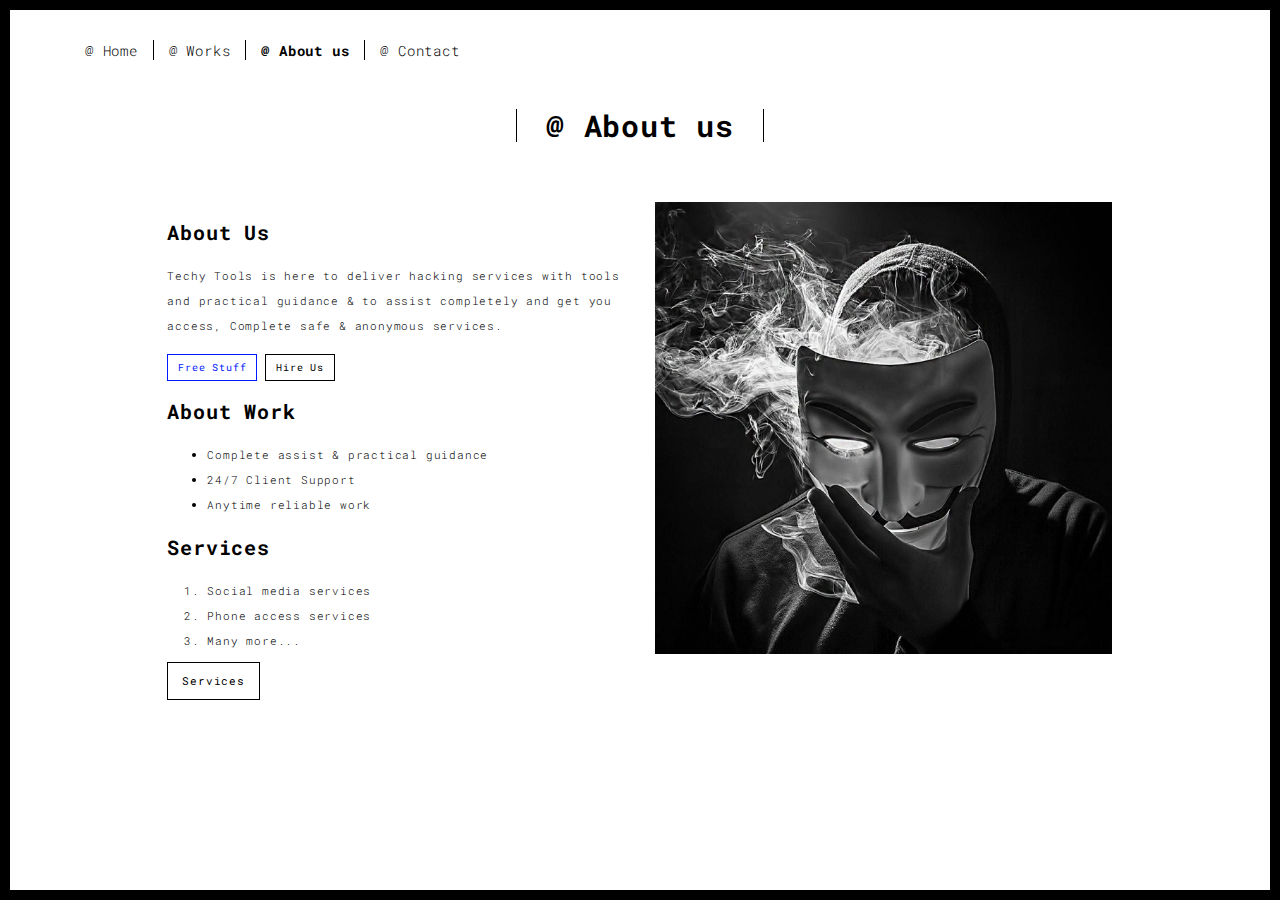
<file: about.html>
<!DOCTYPE html>
<html lang="en">

<head>
  <meta charset="UTF-8">
  <meta content="IE=edge" http-equiv="X-UA-Compatible">
  <meta content="width=device-width,initial-scale=1" name="viewport">
  <meta content="description" name="description">
  <meta name="google" content="notranslate" />
  <meta content="theterminalboy" name="author">

  <!-- Disable tap highlight on IE -->
  <meta name="msapplication-tap-highlight" content="no">

  <link rel="apple-touch-icon" sizes="180x180" href="./assets/apple-icon-180x180.png">
  <link href="./assets/icon.jpeg" rel="icon">

  <title>@aboutus</title>

  <link href="./main.css" rel="stylesheet">
</head>

<body class="">
  <div id="site-border-left"></div>
  <div id="site-border-right"></div>
  <div id="site-border-top"></div>
  <div id="site-border-bottom"></div>
  <!-- Add your content of header -->
  <header>

    <nav class="navbar  navbar-fixed-top navbar-default">
      <div class="container">
        <button type="button" class="navbar-toggle collapsed" data-toggle="collapse" data-target="#navbar-collapse"
          aria-expanded="false">
          <span class="sr-only">Toggle navigation</span>
          <span class="icon-bar"></span>
          <span class="icon-bar"></span>
          <span class="icon-bar"></span>
        </button>

        <div class="collapse navbar-collapse" id="navbar-collapse">
          <ul class="nav navbar-nav ">
            <li><a href="./index.html" title="">@ Home</a></li>
            <li><a href="./works.html" title="">@ Works</a></li>
            <li><a href="./about.html" title="">@ About us</a></li>
            <li><a href="./contact.html" title="">@ Contact</a></li>

          </ul>


        </div>
      </div>
    </nav>
  </header>

  <div class="section-container">
    <div class="container">
      <div class="row">
        <div class="col-xs-12">
          <div class="section-container-spacer text-center">
            <h1 class="h2">@ About us</h1>
          </div>

          <div class="row">
            <div class="col-md-10 col-md-offset-1">
              <div class="row">
                <div class="col-xs-12 col-md-6">
                  <h3>About Us</h3>
                  <p>Techy Tools is here to deliver hacking services with tools and practical guidance & to assist
                    completely and get you access, Complete safe & anonymous services.</p>
                  <p><a href="https://linktr.ee/Toolandproductsell" class="btn btn-primary btn-sm">Free Stuff</a>
                    <a href="https://rb.gy/0ulg2c" class="btn btn-default btn-sm">Hire Us</a>
                  </p>

                  <h3>About Work</h3>
                  <ul>
                    <li>Complete assist & practical guidance</li>
                    <li>24/7 Client Support</li>
                    <li>Anytime reliable work</li>

                  </ul>

                  <h3>Services</h3>
                  <ol>
                    <li>Social media services</li>
                    <li>Phone access services</li>
                    <li>Many more...</li>
                  </ol>
                  <p><a href="./works.html" class="btn btn-default">Services</a></p>
                </div>
                <div class="col-xs-12 col-md-6">
                  <img src="./assets/images/pic.jpg" class="img-responsive" alt="">
                </div>
              </div>
            </div>
          </div>


        </div>
      </div>
    </div>
  </div>

  <script>
    document.addEventListener("DOMContentLoaded", function (event) {
      navActivePage();
    });
  </script>

  <!-- Google Analytics: change UA-XXXXX-X to be your site's ID 

<script>
  (function (i, s, o, g, r, a, m) {
    i['GoogleAnalyticsObject'] = r; i[r] = i[r] || function () {
      (i[r].q = i[r].q || []).push(arguments)
    }, i[r].l = 1 * new Date(); a = s.createElement(o),
      m = s.getElementsByTagName(o)[0]; a.async = 1; a.src = g; m.parentNode.insertBefore(a, m)
  })(window, document, 'script', '//www.google-analytics.com/analytics.js', 'ga');
  ga('create', 'UA-XXXXX-X', 'auto');
  ga('send', 'pageview');
</script>

-->
  <script type="text/javascript" src="./main.js"></script>
</body>

</html>
</file>
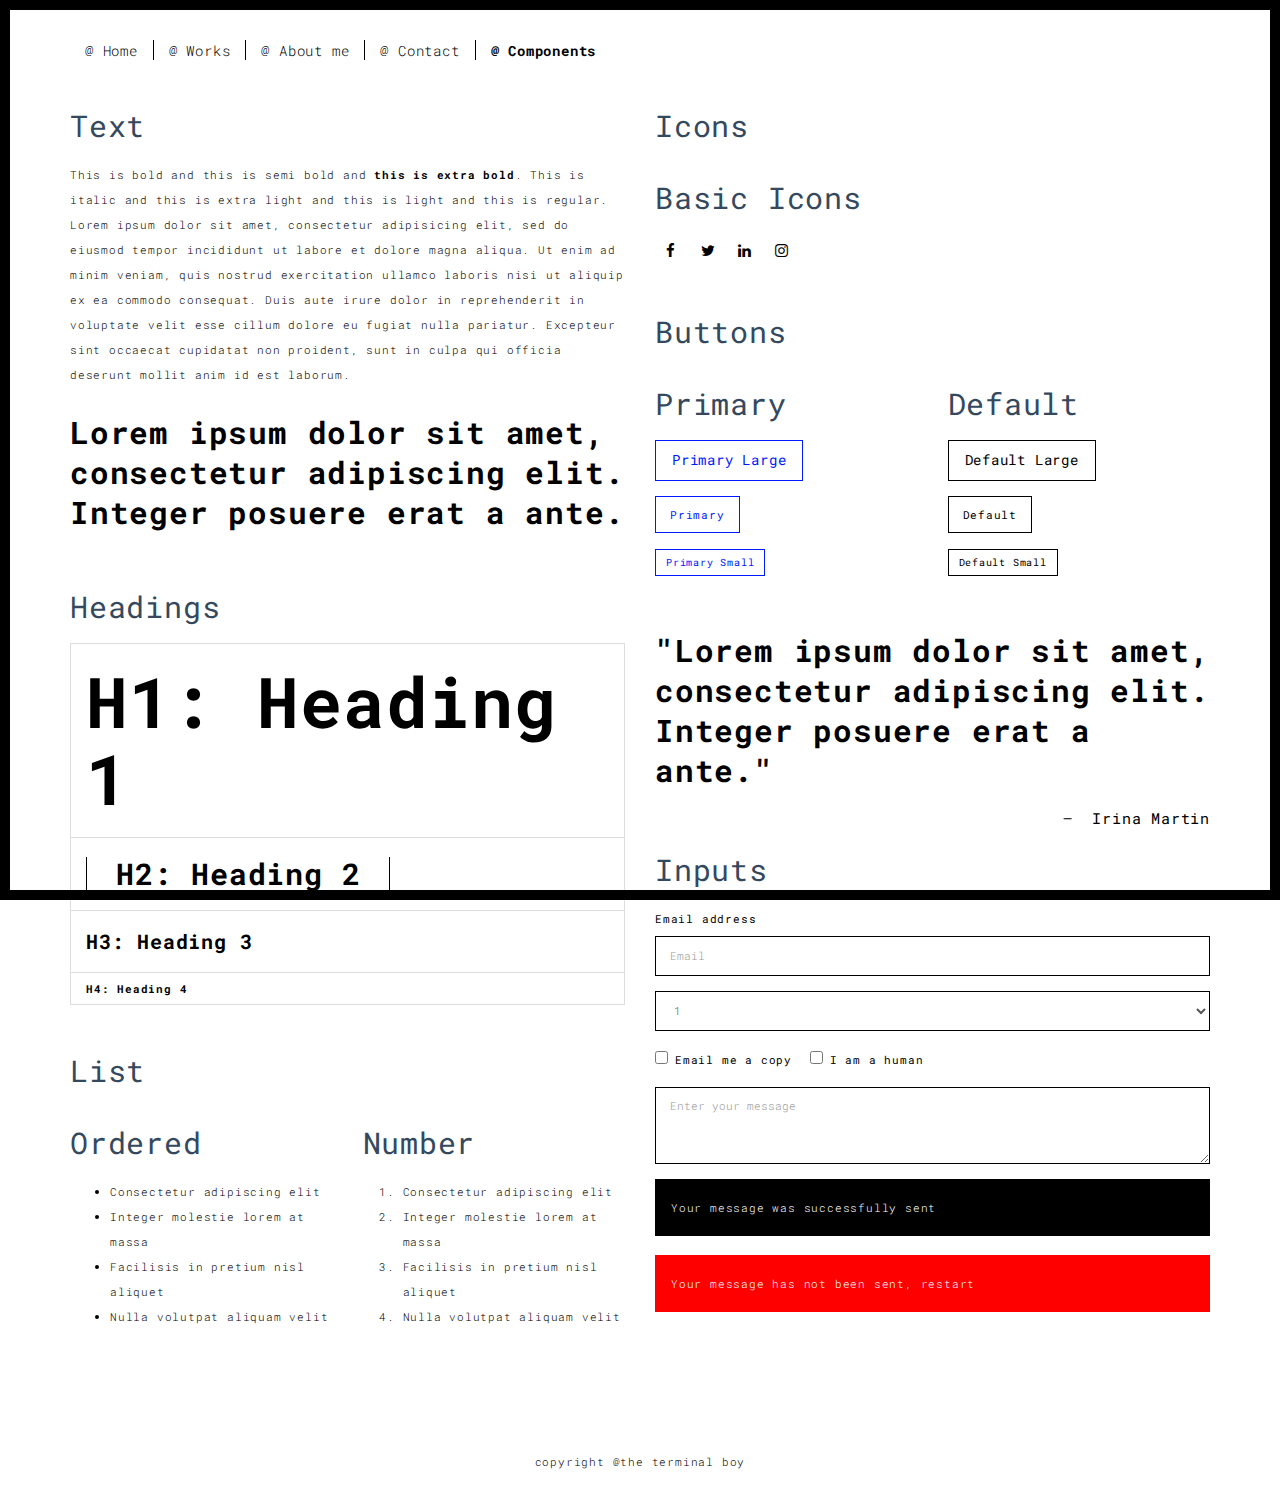
<file: components.html>
<!DOCTYPE html>
<html lang="en">

<head>
  <meta charset="UTF-8">
  <meta content="IE=edge" http-equiv="X-UA-Compatible">
  <meta content="width=device-width,initial-scale=1" name="viewport">
  <meta content="description" name="description">
  <meta name="google" content="notranslate" />
  <meta content="theterminaboy" name="author">

  <!-- Disable tap highlight on IE -->
  <meta name="msapplication-tap-highlight" content="no">

  <link rel="apple-touch-icon" sizes="180x180" href="./assets/apple-icon-180x180.png">
  <link href="./assets/favicon.ico" rel="icon">

  <title>Title page</title>

  <link href="./main.css" rel="stylesheet">
</head>

<body class="">
  <div id="site-border-left"></div>
  <div id="site-border-right"></div>
  <div id="site-border-top"></div>
  <div id="site-border-bottom"></div>
  <!-- Add your content of header -->
  <header>
    <nav class="navbar  navbar-fixed-top navbar-default">
      <div class="container">
        <button type="button" class="navbar-toggle collapsed" data-toggle="collapse" data-target="#navbar-collapse"
          aria-expanded="false">
          <span class="sr-only">Toggle navigation</span>
          <span class="icon-bar"></span>
          <span class="icon-bar"></span>
          <span class="icon-bar"></span>
        </button>

        <div class="collapse navbar-collapse" id="navbar-collapse">
          <ul class="nav navbar-nav ">
            <li><a href="./index.html" title="">@ Home</a></li>
            <li><a href="./works.html" title="">@ Works</a></li>
            <li><a href="./about.html" title="">@ About me</a></li>
            <li><a href="./contact.html" title="">@ Contact</a></li>
            <li><a href="./components.html" title="">@ Components</a></li>
          </ul>


        </div>
      </div>
    </nav>
  </header>

  <div class="section-container">

    <!-- Add your site or app content here -->
    <div class="container">
      <div class="row">
        <div class="col-xs-12 col-md-6">

          <div class="template-example">
            <h2 class="template-title-example">Text</h2>
            <p>This is bold and this is semi bold and <b>this is extra bold</b>. This is italic and this is extra light
              and this is light
              and this is regular. Lorem ipsum dolor sit amet, consectetur adipisicing elit, sed do eiusmod
              tempor incididunt ut labore et dolore magna aliqua. Ut enim ad minim veniam,
              quis nostrud exercitation ullamco laboris nisi ut aliquip ex ea commodo
              consequat. Duis aute irure dolor in reprehenderit in voluptate velit esse
              cillum dolore eu fugiat nulla pariatur. Excepteur sint occaecat cupidatat non
              proident, sunt in culpa qui officia deserunt mollit anim id est laborum.

            <blockquote>
              <p>Lorem ipsum dolor sit amet, consectetur adipiscing elit. Integer posuere erat a ante.</p>
            </blockquote>

            </p>
          </div>

          <div class="template-example">
            <h2 class="template-title-example">Headings</h2>

            <table class="table table-bordered">
              <tr>
                <td>
                  <h1>H1: Heading 1</h1>
                </td>
              </tr>
              <tr>
                <td>
                  <h2>H2: Heading 2</h2>
                </td>
              </tr>
              <tr>
                <td>
                  <h3>H3: Heading 3</h3>
                </td>
              </tr>
              <tr>
                <td>
                  <h4>H4: Heading 4</h4>
                </td>
              </tr>
            </table>

          </div>


          <div class="template-example">
            <h2 class="template-title-example">List</h2>
            <div class="row">
              <div class="col-md-6">
                <h3 class="template-title-example">Ordered</h3>
                <ul>
                  <li>Consectetur adipiscing elit</li>
                  <li>Integer molestie lorem at massa</li>
                  <li>Facilisis in pretium nisl aliquet</li>
                  <li>Nulla volutpat aliquam velit</li>
                </ul>
              </div>
              <div class="col-md-6">
                <h3 class="template-title-example">Number</h3>
                <ol>
                  <li>Consectetur adipiscing elit</li>
                  <li>Integer molestie lorem at massa</li>
                  <li>Facilisis in pretium nisl aliquet</li>
                  <li>Nulla volutpat aliquam velit</li>
                </ol>
              </div>
            </div>
          </div>

        </div>

        <div class="col-xs-12 col-md-6">
          <div class="template-example">
            <h2 class="template-title-example">Icons</h2>

            <div class="row">

              <div class="col-md-6">
                <h3 class="template-title-example">Basic Icons</h2>
                  <ul class="list-icons">
                    <li>
                      <span class="fa-icon">
                        <i class="fa fa-facebook"></i>
                      </span>
                    </li>
                    <li>
                      <span class="fa-icon">
                        <i class="fa fa-twitter"></i>
                      </span>
                    </li>
                    <li>
                      <span class="fa-icon">
                        <i class="fa fa-linkedin"></i>
                      </span>
                    </li>
                    <li>
                      <span class="fa-icon">
                        <i class="fa fa-instagram"></i>
                      </span>
                    </li>
                  </ul>
              </div>

            </div>





          </div>

          <div class="template-example">
            <h2 class="template-title-example">Buttons</h2>
            <div class="row">
              <div class="col-md-6">
                <h3 class="template-title-example">Primary</h2>
                  <div class="row">
                    <div class="col-md-6">
                      <p><a href="" class="btn btn-primary btn-lg">Primary Large</a></p>
                      <p><a href="" class="btn btn-primary">Primary </a></p>
                      <p><a href="" class="btn btn-primary btn-sm">Primary Small</a></p>
                    </div>
                  </div>


              </div>


              <div class="col-md-6">
                <h3 class="template-title-example">Default</h2>
                  <div class="row">
                    <div class="col-md-6">
                      <p><a href="" class="btn btn-default btn-lg">Default Large</a></p>
                      <p><a href="" class="btn btn-default">Default </a></p>
                      <p><a href="" class="btn btn-default btn-sm">Default Small</a></p>
                    </div>
                  </div>

              </div>
            </div>
          </div>

          <blockquote>
            <p>"Lorem ipsum dolor sit amet, consectetur adipiscing elit. Integer posuere erat a ante."</p>
            <small class="pull-right">Irina Martin</small>
          </blockquote>

          <div class="template-example">
            <h2 class="template-title-example">Inputs</h2>

            <div class="form-group">
              <label for="exampleInputEmail1">Email address</label>
              <input type="email" class="form-control" id="exampleInputEmail1" placeholder="Email">
            </div>

            <div class="form-group">
              <select class="form-control">
                <option>1</option>
                <option>2</option>
                <option>3</option>
                <option>4</option>
                <option>5</option>
              </select>
            </div>

            <div class="form-group">
              <label class="checkbox-inline">
                <input type="checkbox" id="inlineCheckbox1" value="option1"> Email me a copy
              </label>
              <label class="checkbox-inline">
                <input type="checkbox" id="inlineCheckbox2" value="option2"> I am a human
              </label>
            </div>

            <div class="form-group">
              <textarea class="form-control" rows="3" placeholder="Enter your message"></textarea>
            </div>

            <div class="alert alert-success" role="alert">Your message was successfully sent</div>
            <div class="alert alert-danger" role="alert">Your message has not been sent, restart</div>
          </div>




        </div>
      </div>
    </div>
  </div>

  <footer class="footer-container text-center">
    <div class="container">
      <div class="row">
        <div class="col-xs-12">
          <p>copyright @the terminal boy</p>
        </div>
      </div>
    </div>
  </footer>

  <script>
    document.addEventListener("DOMContentLoaded", function (event) {
      navActivePage();
    });
  </script>

  <!-- Google Analytics: change UA-XXXXX-X to be your site's ID 

<script>
  (function (i, s, o, g, r, a, m) {
    i['GoogleAnalyticsObject'] = r; i[r] = i[r] || function () {
      (i[r].q = i[r].q || []).push(arguments)
    }, i[r].l = 1 * new Date(); a = s.createElement(o),
      m = s.getElementsByTagName(o)[0]; a.async = 1; a.src = g; m.parentNode.insertBefore(a, m)
  })(window, document, 'script', '//www.google-analytics.com/analytics.js', 'ga');
  ga('create', 'UA-XXXXX-X', 'auto');
  ga('send', 'pageview');
</script>

-->
  <script type="text/javascript" src="./main.js"></script>
</body>

</html>
</file>
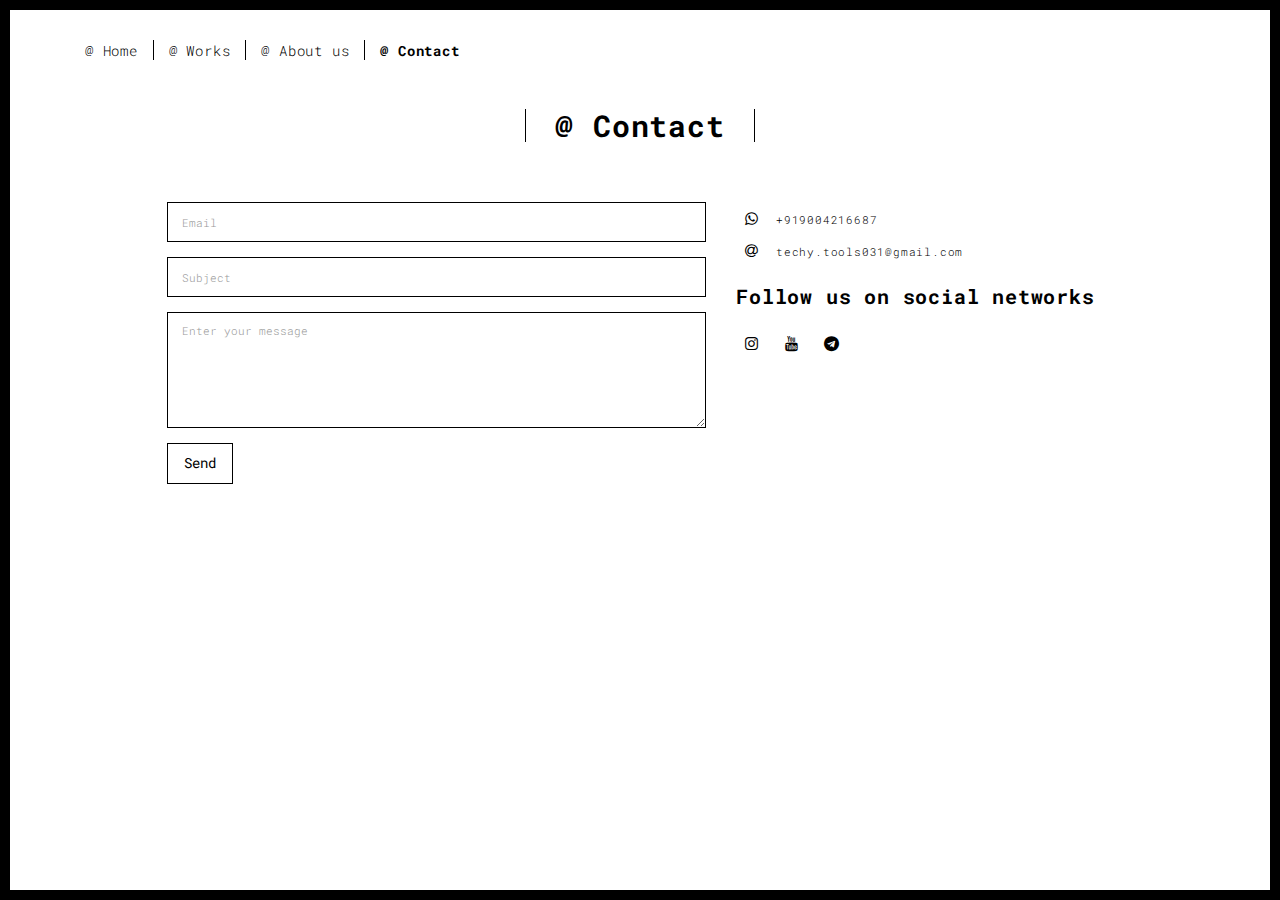
<file: contact.html>
<!DOCTYPE html>
<html lang="en">

<head>
  <meta charset="UTF-8">
  <meta content="IE=edge" http-equiv="X-UA-Compatible">
  <meta content="width=device-width,initial-scale=1" name="viewport">
  <meta content="description" name="description">
  <meta name="google" content="notranslate" />
  <meta content="The Terminal Boy" name="author">

  <!-- Disable tap highlight on IE -->
  <meta name="msapplication-tap-highlight" content="no">

  <link rel="apple-touch-icon" sizes="180x180" href="./assets/apple-icon-180x180.png">
  <link href="./assets/icon.jpeg" rel="icon">

  <title>Contact us</title>

  <link href="./main.css" rel="stylesheet">
</head>

<body class="">
  <div id="site-border-left"></div>
  <div id="site-border-right"></div>
  <div id="site-border-top"></div>
  <div id="site-border-bottom"></div>
  <!-- Add your content of header -->
  <header>

    <nav class="navbar  navbar-fixed-top navbar-default">
      <div class="container">
        <button type="button" class="navbar-toggle collapsed" data-toggle="collapse" data-target="#navbar-collapse"
          aria-expanded="false">
          <span class="sr-only">Toggle navigation</span>
          <span class="icon-bar"></span>
          <span class="icon-bar"></span>
          <span class="icon-bar"></span>
        </button>

        <div class="collapse navbar-collapse" id="navbar-collapse">
          <ul class="nav navbar-nav ">
            <li><a href="./index.html" title="">@ Home</a></li>
            <li><a href="./works.html" title="">@ Works</a></li>
            <li><a href="./about.html" title="">@ About us</a></li>
            <li><a href="./contact.html" title="">@ Contact</a></li>

          </ul>


        </div>
      </div>
    </nav>
  </header>

  <div class="section-container">
    <div class="container">
      <div class="row">
        <div class="col-xs-12">
          <div class="section-container-spacer text-center">
            <h1 class="h2">@ Contact</h1>
          </div>

          <div class="row">
            <div class="col-md-10 col-md-offset-1">
              <form action="https://api.web3forms.com/submit" method="POST" class="reveal-content">
                <div class="row">
                  <div class="col-md-7">
                    <div class="form-group">
                      <input type="hidden" name="access_key" value="9c446e01-fa8f-42d3-a748-6b4daf5bfe33">
                      <input type="email" name="email" class="form-control" id="email" placeholder="Email">
                    </div>
                    <div class="form-group">
                      <input type="text" name="Subject" class="form-control" id="subject" placeholder="Subject">
                    </div>
                    <div class="form-group">
                      <textarea class="form-control" name="Enter your message" rows="5"
                        placeholder="Enter your message"></textarea>
                    </div>
                    <button type="submit" class="btn btn-default btn-lg">Send</button>
                  </div>
                  <div class="col-md-5 address-container">
                    <ul class="list-unstyled">
                      <li>
                        <span class="fa-icon">
                          <i class="fa fa-whatsapp" aria-hidden="true"></i>
                        </span>
                        +919004216687
                      </li>
                      <li>
                        <span class="fa-icon">
                          <i class="fa fa-at" aria-hidden="true"></i>
                        </span>
                        techy.tools031@gmail.com

                      </li>

                    </ul>
                    <h3>Follow us on social networks</h3>
                    <a href="https://www.instagram.com/nft_third_eye?igsh=N3NwNzE2MDFwdzB6" title="" class="fa-icon">
                      <i class="fa fa-instagram"></i>
                    </a>
                    <a href="https://youtube.com/@trickstips1151?si=hh35Gx9CszQ0tbGr" title="" class="fa-icon">
                      <i class="fa fa-youtube"></i>
                    </a>
                    <a href="https://t.me/Techfreaks9" title="" class="fa-icon">
                      <i class="fa fa-telegram"></i>
                    </a>

                  </div>
                </div>
              </form>
            </div>

          </div>

        </div>
      </div>
    </div>
  </div>




  <script>
    document.addEventListener("DOMContentLoaded", function (event) {
      navActivePage();
    });
  </script>

  <!-- Google Analytics: change UA-XXXXX-X to be your site's ID 

<script>
  (function (i, s, o, g, r, a, m) {
    i['GoogleAnalyticsObject'] = r; i[r] = i[r] || function () {
      (i[r].q = i[r].q || []).push(arguments)
    }, i[r].l = 1 * new Date(); a = s.createElement(o),
      m = s.getElementsByTagName(o)[0]; a.async = 1; a.src = g; m.parentNode.insertBefore(a, m)
  })(window, document, 'script', '//www.google-analytics.com/analytics.js', 'ga');
  ga('create', 'UA-XXXXX-X', 'auto');
  ga('send', 'pageview');
</script>

-->
  <script type="text/javascript" src="./main.js"></script>
</body>

</html>
</file>
<file: main.css>
@import url(https://fonts.googleapis.com/css?family=Roboto:900|Roboto+Mono:300,400,700);
@import url(https://maxcdn.bootstrapcdn.com/font-awesome/4.7.0/css/font-awesome.min.css);

/*!
 * Bootstrap v3.3.7 (http://getbootstrap.com)
 * Copyright 2011-2016 Twitter, Inc.
 * Licensed under MIT (https://github.com/twbs/bootstrap/blob/master/LICENSE)
 */
/*! normalize.css v3.0.3 | MIT License | github.com/necolas/normalize.css */
.hello {
    position: fixed;
    height: auto;
    right: 0px;
    width: 250px;
}

html {
    font-family: sans-serif;
    -ms-text-size-adjust: 100%;
    -webkit-text-size-adjust: 100%
}

body {
    margin: 0
}

article,
aside,
details,
figcaption,
figure,
footer,
header,
hgroup,
main,
menu,
nav,
section,
summary {
    display: block
}

audio,
canvas,
progress,
video {
    display: inline-block;
    vertical-align: baseline
}

audio:not([controls]) {
    display: none;
    height: 0
}

[hidden],
template {
    display: none
}

a {
    background-color: transparent
}

a:active,
a:hover {
    outline: 0
}

abbr[title] {
    border-bottom: 1px dotted
}

b,
strong {
    font-weight: 700
}

dfn {
    font-style: italic
}

h1 {
    font-size: 2em;
    margin: .67em 0
}

mark {
    background: #ff0;
    color: #000
}

small {
    font-size: 80%
}

sub,
sup {
    font-size: 75%;
    line-height: 0;
    position: relative;
    vertical-align: baseline
}

sup {
    top: -.5em
}

sub {
    bottom: -.25em
}

img {
    border: 0
}

svg:not(:root) {
    overflow: hidden
}

figure {
    margin: 1em 40px
}

hr {
    box-sizing: content-box;
    height: 0
}

pre {
    overflow: auto
}

code,
kbd,
pre,
samp {
    font-family: monospace, monospace;
    font-size: 1em
}

button,
input,
optgroup,
select,
textarea {
    color: inherit;
    font: inherit;
    margin: 0
}

button {
    overflow: visible
}

button,
select {
    text-transform: none
}

button,
html input[type=button],
input[type=reset],
input[type=submit] {
    -webkit-appearance: button;
    cursor: pointer
}

button[disabled],
html input[disabled] {
    cursor: default
}

button::-moz-focus-inner,
input::-moz-focus-inner {
    border: 0;
    padding: 0
}

input {
    line-height: normal
}

input[type=checkbox],
input[type=radio] {
    box-sizing: border-box;
    padding: 0
}

input[type=number]::-webkit-inner-spin-button,
input[type=number]::-webkit-outer-spin-button {
    height: auto
}

input[type=search] {
    -webkit-appearance: textfield;
    box-sizing: content-box
}

input[type=search]::-webkit-search-cancel-button,
input[type=search]::-webkit-search-decoration {
    -webkit-appearance: none
}

fieldset {
    border: 1px solid silver;
    margin: 0 2px;
    padding: .35em .625em .75em
}

textarea {
    overflow: auto
}

optgroup {
    font-weight: 700
}

table {
    border-collapse: collapse;
    border-spacing: 0
}

td,
th {
    padding: 0
}

/*! Source: https://github.com/h5bp/html5-boilerplate/blob/master/src/css/main.css */
@media print {

    *,
    :after,
    :before {
        background: transparent !important;
        color: #000 !important;
        box-shadow: none !important;
        text-shadow: none !important
    }

    a,
    a:visited {
        text-decoration: underline
    }

    a[href]:after {
        content: " (" attr(href) ")"
    }

    abbr[title]:after {
        content: " (" attr(title) ")"
    }

    a[href^="#"]:after,
    a[href^="javascript:"]:after {
        content: ""
    }

    blockquote,
    pre {
        border: 1px solid #999;
        page-break-inside: avoid
    }

    thead {
        display: table-header-group
    }

    img,
    tr {
        page-break-inside: avoid
    }

    img {
        max-width: 100% !important
    }

    h2,
    h3,
    p {
        orphans: 3;
        widows: 3
    }

    h2,
    h3 {
        page-break-after: avoid
    }

    .navbar {
        display: none
    }

    .btn>.caret,
    .dropup>.btn>.caret {
        border-top-color: #000 !important
    }

    .label {
        border: 1px solid #000
    }

    .table {
        border-collapse: collapse !important
    }

    .table td,
    .table th {
        background-color: #fff !important
    }

    .table-bordered td,
    .table-bordered th {
        border: 1px solid #ddd !important
    }
}

*,
:after,
:before {
    -webkit-box-sizing: border-box;
    -moz-box-sizing: border-box;
    box-sizing: border-box
}

html {
    font-size: 10px;
    -webkit-tap-highlight-color: transparent
}

body {
    font-family: Roboto Mono, Helvetica, Arial, sans-serif;
    font-size: 11px;
    line-height: 1.78;
    color: #000;
    background-color: #fff
}

button,
input,
select,
textarea {
    font-family: inherit;
    font-size: inherit;
    line-height: inherit
}

a {
    color: #001aff;
    text-decoration: none
}

a:focus,
a:hover {
    color: #0012b3;
    text-decoration: underline
}

a:focus {
    outline: 5px auto -webkit-focus-ring-color;
    outline-offset: -2px
}

figure {
    margin: 0
}

img {
    vertical-align: middle
}

.img-responsive {
    display: block;
    max-width: 100%;
    height: auto
}

.img-rounded {
    border-radius: 0
}

.img-thumbnail {
    padding: 4px;
    line-height: 1.78;
    background-color: #fff;
    border: 1px solid #ddd;
    border-radius: 0;
    -webkit-transition: all .2s ease-in-out;
    -o-transition: all .2s ease-in-out;
    transition: all .2s ease-in-out;
    display: inline-block;
    max-width: 100%;
    height: auto
}

.img-circle {
    border-radius: 50%
}

hr {
    margin-top: 19px;
    margin-bottom: 19px;
    border: 0;
    border-top: 1px solid #eee
}

.sr-only {
    position: absolute;
    width: 1px;
    height: 1px;
    margin: -1px;
    padding: 0;
    overflow: hidden;
    clip: rect(0, 0, 0, 0);
    border: 0
}

.sr-only-focusable:active,
.sr-only-focusable:focus {
    position: static;
    width: auto;
    height: auto;
    margin: 0;
    overflow: visible;
    clip: auto
}

[role=button] {
    cursor: pointer
}

.h1,
.h2,
.h3,
.h4,
.h5,
.h6,
h1,
h2,
h3,
h4,
h5,
h6 {
    font-family: Roboto Mono, Helvetica, Arial, sans-serif;
    font-weight: 700;
    line-height: 1.1;
    color: #000
}

.h1 .small,
.h1 small,
.h2 .small,
.h2 small,
.h3 .small,
.h3 small,
.h4 .small,
.h4 small,
.h5 .small,
.h5 small,
.h6 .small,
.h6 small,
h1 .small,
h1 small,
h2 .small,
h2 small,
h3 .small,
h3 small,
h4 .small,
h4 small,
h5 .small,
h5 small,
h6 .small,
h6 small {
    font-weight: 400;
    line-height: 1;
    color: #777
}

.h1,
.h2,
.h3,
h1,
h2,
h3 {
    margin-top: 19px;
    margin-bottom: 9.5px
}

.h1 .small,
.h1 small,
.h2 .small,
.h2 small,
.h3 .small,
.h3 small,
h1 .small,
h1 small,
h2 .small,
h2 small,
h3 .small,
h3 small {
    font-size: 65%
}

.h4,
.h5,
.h6,
h4,
h5,
h6 {
    margin-top: 9.5px;
    margin-bottom: 9.5px
}

.h4 .small,
.h4 small,
.h5 .small,
.h5 small,
.h6 .small,
.h6 small,
h4 .small,
h4 small,
h5 .small,
h5 small,
h6 .small,
h6 small {
    font-size: 75%
}

.h1,
h1 {
    font-size: 70px
}

.h2,
h2 {
    font-size: 30px
}

.h3,
h3 {
    font-size: 20px
}

.h4,
.h5,
h4,
h5 {
    font-size: 11px
}

.h6,
h6 {
    font-size: 10px
}

p {
    margin: 0 0 9.5px
}

.lead {
    margin-bottom: 19px;
    font-size: 12px;
    font-weight: 300;
    line-height: 1.4
}

@media (min-width:768px) {
    .lead {
        font-size: 16.5px
    }
}

.small,
small {
    font-size: 90%
}

.mark,
mark {
    background-color: #fcf8e3;
    padding: .2em
}

.text-left {
    text-align: left
}

.text-right {
    text-align: right
}

.text-center {
    text-align: center
}

.text-justify {
    text-align: justify
}

.text-nowrap {
    white-space: nowrap
}

.text-lowercase {
    text-transform: lowercase
}

.initialism,
.text-uppercase {
    text-transform: uppercase
}

.text-capitalize {
    text-transform: capitalize
}

.text-muted {
    color: #777
}

.text-primary {
    color: #001aff
}

a.text-primary:focus,
a.text-primary:hover {
    color: #0015cc
}

.text-success {
    color: #fff
}

a.text-success:focus,
a.text-success:hover {
    color: #e6e6e6
}

.text-info {
    color: #31708f
}

a.text-info:focus,
a.text-info:hover {
    color: #245269
}

.text-warning {
    color: #8a6d3b
}

a.text-warning:focus,
a.text-warning:hover {
    color: #66512c
}

.text-danger {
    color: #fff
}

a.text-danger:focus,
a.text-danger:hover {
    color: #e6e6e6
}

.bg-primary {
    color: #fff;
    background-color: #001aff
}

a.bg-primary:focus,
a.bg-primary:hover {
    background-color: #0015cc
}

.bg-success,
a.bg-success:focus,
a.bg-success:hover {
    background-color: #000
}

.bg-info {
    background-color: #d9edf7
}

a.bg-info:focus,
a.bg-info:hover {
    background-color: #afd9ee
}

.bg-warning {
    background-color: #fcf8e3
}

a.bg-warning:focus,
a.bg-warning:hover {
    background-color: #f7ecb5
}

.bg-danger {
    background-color: red
}

a.bg-danger:focus,
a.bg-danger:hover {
    background-color: #c00
}

.page-header {
    padding-bottom: 8.5px;
    margin: 38px 0 19px;
    border-bottom: 1px solid #eee
}

ol,
ul {
    margin-top: 0;
    margin-bottom: 9.5px
}

ol ol,
ol ul,
ul ol,
ul ul {
    margin-bottom: 0
}

.list-inline,
.list-unstyled {
    padding-left: 0;
    list-style: none
}

.list-inline {
    margin-left: -5px
}

.list-inline>li {
    display: inline-block;
    padding-left: 5px;
    padding-right: 5px
}

dl {
    margin-top: 0;
    margin-bottom: 19px
}

dd,
dt {
    line-height: 1.78
}

dt {
    font-weight: 700
}

dd {
    margin-left: 0
}

.dl-horizontal dd:after,
.dl-horizontal dd:before {
    content: " ";
    display: table
}

.dl-horizontal dd:after {
    clear: both
}

@media (min-width:768px) {
    .dl-horizontal dt {
        float: left;
        width: 160px;
        clear: left;
        text-align: right;
        overflow: hidden;
        text-overflow: ellipsis;
        white-space: nowrap
    }

    .dl-horizontal dd {
        margin-left: 180px
    }
}

abbr[data-original-title],
abbr[title] {
    cursor: help;
    border-bottom: 1px dotted #777
}

.initialism {
    font-size: 90%
}

blockquote {
    padding: 9.5px 19px;
    margin: 0 0 19px;
    font-size: 13.75px;
    border-left: 5px solid #eee
}

blockquote ol:last-child,
blockquote p:last-child,
blockquote ul:last-child {
    margin-bottom: 0
}

blockquote .small,
blockquote footer,
blockquote small {
    display: block;
    font-size: 80%;
    line-height: 1.78;
    color: #777
}

blockquote .small:before,
blockquote footer:before,
blockquote small:before {
    content: "\2014   \A0"
}

.blockquote-reverse,
blockquote.pull-right {
    padding-right: 15px;
    padding-left: 0;
    border-right: 5px solid #eee;
    border-left: 0;
    text-align: right
}

.blockquote-reverse .small:before,
.blockquote-reverse footer:before,
.blockquote-reverse small:before,
blockquote.pull-right .small:before,
blockquote.pull-right footer:before,
blockquote.pull-right small:before {
    content: ""
}

.blockquote-reverse .small:after,
.blockquote-reverse footer:after,
.blockquote-reverse small:after,
blockquote.pull-right .small:after,
blockquote.pull-right footer:after,
blockquote.pull-right small:after {
    content: "\A0   \2014"
}

address {
    margin-bottom: 19px;
    font-style: normal;
    line-height: 1.78
}

code,
kbd,
pre,
samp {
    font-family: Menlo, Monaco, Consolas, Courier New, monospace
}

code {
    color: #c7254e;
    background-color: #f9f2f4
}

code,
kbd {
    padding: 2px 4px;
    font-size: 90%;
    border-radius: 0
}

kbd {
    color: #fff;
    background-color: #333;
    box-shadow: inset 0 -1px 0 rgba(0, 0, 0, .25)
}

kbd kbd {
    padding: 0;
    font-size: 100%;
    font-weight: 700;
    box-shadow: none
}

pre {
    display: block;
    padding: 9px;
    margin: 0 0 9.5px;
    font-size: 10px;
    line-height: 1.78;
    word-break: break-all;
    word-wrap: break-word;
    color: #333;
    background-color: #f5f5f5;
    border: 1px solid #ccc;
    border-radius: 0
}

pre code {
    padding: 0;
    font-size: inherit;
    color: inherit;
    white-space: pre-wrap;
    background-color: transparent;
    border-radius: 0
}

.pre-scrollable {
    max-height: 340px;
    overflow-y: scroll
}

.container {
    margin-right: auto;
    margin-left: auto;
    padding-left: 15px;
    padding-right: 15px
}

.container:after,
.container:before {
    content: " ";
    display: table
}

.container:after {
    clear: both
}

@media (min-width:768px) {
    .container {
        width: 750px
    }
}

@media (min-width:992px) {
    .container {
        width: 970px
    }
}

@media (min-width:1200px) {
    .container {
        width: 1170px
    }
}

.container-fluid {
    margin-right: auto;
    margin-left: auto;
    padding-left: 15px;
    padding-right: 15px
}

.container-fluid:after,
.container-fluid:before {
    content: " ";
    display: table
}

.container-fluid:after {
    clear: both
}

.row {
    margin-left: -15px;
    margin-right: -15px
}

.row:after,
.row:before {
    content: " ";
    display: table
}

.row:after {
    clear: both
}

.col-lg-1,
.col-lg-2,
.col-lg-3,
.col-lg-4,
.col-lg-5,
.col-lg-6,
.col-lg-7,
.col-lg-8,
.col-lg-9,
.col-lg-10,
.col-lg-11,
.col-lg-12,
.col-md-1,
.col-md-2,
.col-md-3,
.col-md-4,
.col-md-5,
.col-md-6,
.col-md-7,
.col-md-8,
.col-md-9,
.col-md-10,
.col-md-11,
.col-md-12,
.col-sm-1,
.col-sm-2,
.col-sm-3,
.col-sm-4,
.col-sm-5,
.col-sm-6,
.col-sm-7,
.col-sm-8,
.col-sm-9,
.col-sm-10,
.col-sm-11,
.col-sm-12,
.col-xs-1,
.col-xs-2,
.col-xs-3,
.col-xs-4,
.col-xs-5,
.col-xs-6,
.col-xs-7,
.col-xs-8,
.col-xs-9,
.col-xs-10,
.col-xs-11,
.col-xs-12 {
    position: relative;
    min-height: 1px;
    padding-left: 15px;
    padding-right: 15px
}

.col-xs-1,
.col-xs-2,
.col-xs-3,
.col-xs-4,
.col-xs-5,
.col-xs-6,
.col-xs-7,
.col-xs-8,
.col-xs-9,
.col-xs-10,
.col-xs-11,
.col-xs-12 {
    float: left
}

.col-xs-1 {
    width: 8.33333%
}

.col-xs-2 {
    width: 16.66667%
}

.col-xs-3 {
    width: 25%
}

.col-xs-4 {
    width: 33.33333%
}

.col-xs-5 {
    width: 41.66667%
}

.col-xs-6 {
    width: 50%
}

.col-xs-7 {
    width: 58.33333%
}

.col-xs-8 {
    width: 66.66667%
}

.col-xs-9 {
    width: 75%
}

.col-xs-10 {
    width: 83.33333%
}

.col-xs-11 {
    width: 91.66667%
}

.col-xs-12 {
    width: 100%
}

.col-xs-pull-0 {
    right: auto
}

.col-xs-pull-1 {
    right: 8.33333%
}

.col-xs-pull-2 {
    right: 16.66667%
}

.col-xs-pull-3 {
    right: 25%
}

.col-xs-pull-4 {
    right: 33.33333%
}

.col-xs-pull-5 {
    right: 41.66667%
}

.col-xs-pull-6 {
    right: 50%
}

.col-xs-pull-7 {
    right: 58.33333%
}

.col-xs-pull-8 {
    right: 66.66667%
}

.col-xs-pull-9 {
    right: 75%
}

.col-xs-pull-10 {
    right: 83.33333%
}

.col-xs-pull-11 {
    right: 91.66667%
}

.col-xs-pull-12 {
    right: 100%
}

.col-xs-push-0 {
    left: auto
}

.col-xs-push-1 {
    left: 8.33333%
}

.col-xs-push-2 {
    left: 16.66667%
}

.col-xs-push-3 {
    left: 25%
}

.col-xs-push-4 {
    left: 33.33333%
}

.col-xs-push-5 {
    left: 41.66667%
}

.col-xs-push-6 {
    left: 50%
}

.col-xs-push-7 {
    left: 58.33333%
}

.col-xs-push-8 {
    left: 66.66667%
}

.col-xs-push-9 {
    left: 75%
}

.col-xs-push-10 {
    left: 83.33333%
}

.col-xs-push-11 {
    left: 91.66667%
}

.col-xs-push-12 {
    left: 100%
}

.col-xs-offset-0 {
    margin-left: 0
}

.col-xs-offset-1 {
    margin-left: 8.33333%
}

.col-xs-offset-2 {
    margin-left: 16.66667%
}

.col-xs-offset-3 {
    margin-left: 25%
}

.col-xs-offset-4 {
    margin-left: 33.33333%
}

.col-xs-offset-5 {
    margin-left: 41.66667%
}

.col-xs-offset-6 {
    margin-left: 50%
}

.col-xs-offset-7 {
    margin-left: 58.33333%
}

.col-xs-offset-8 {
    margin-left: 66.66667%
}

.col-xs-offset-9 {
    margin-left: 75%
}

.col-xs-offset-10 {
    margin-left: 83.33333%
}

.col-xs-offset-11 {
    margin-left: 91.66667%
}

.col-xs-offset-12 {
    margin-left: 100%
}

@media (min-width:768px) {

    .col-sm-1,
    .col-sm-2,
    .col-sm-3,
    .col-sm-4,
    .col-sm-5,
    .col-sm-6,
    .col-sm-7,
    .col-sm-8,
    .col-sm-9,
    .col-sm-10,
    .col-sm-11,
    .col-sm-12 {
        float: left
    }

    .col-sm-1 {
        width: 8.33333%
    }

    .col-sm-2 {
        width: 16.66667%
    }

    .col-sm-3 {
        width: 25%
    }

    .col-sm-4 {
        width: 33.33333%
    }

    .col-sm-5 {
        width: 41.66667%
    }

    .col-sm-6 {
        width: 50%
    }

    .col-sm-7 {
        width: 58.33333%
    }

    .col-sm-8 {
        width: 66.66667%
    }

    .col-sm-9 {
        width: 75%
    }

    .col-sm-10 {
        width: 83.33333%
    }

    .col-sm-11 {
        width: 91.66667%
    }

    .col-sm-12 {
        width: 100%
    }

    .col-sm-pull-0 {
        right: auto
    }

    .col-sm-pull-1 {
        right: 8.33333%
    }

    .col-sm-pull-2 {
        right: 16.66667%
    }

    .col-sm-pull-3 {
        right: 25%
    }

    .col-sm-pull-4 {
        right: 33.33333%
    }

    .col-sm-pull-5 {
        right: 41.66667%
    }

    .col-sm-pull-6 {
        right: 50%
    }

    .col-sm-pull-7 {
        right: 58.33333%
    }

    .col-sm-pull-8 {
        right: 66.66667%
    }

    .col-sm-pull-9 {
        right: 75%
    }

    .col-sm-pull-10 {
        right: 83.33333%
    }

    .col-sm-pull-11 {
        right: 91.66667%
    }

    .col-sm-pull-12 {
        right: 100%
    }

    .col-sm-push-0 {
        left: auto
    }

    .col-sm-push-1 {
        left: 8.33333%
    }

    .col-sm-push-2 {
        left: 16.66667%
    }

    .col-sm-push-3 {
        left: 25%
    }

    .col-sm-push-4 {
        left: 33.33333%
    }

    .col-sm-push-5 {
        left: 41.66667%
    }

    .col-sm-push-6 {
        left: 50%
    }

    .col-sm-push-7 {
        left: 58.33333%
    }

    .col-sm-push-8 {
        left: 66.66667%
    }

    .col-sm-push-9 {
        left: 75%
    }

    .col-sm-push-10 {
        left: 83.33333%
    }

    .col-sm-push-11 {
        left: 91.66667%
    }

    .col-sm-push-12 {
        left: 100%
    }

    .col-sm-offset-0 {
        margin-left: 0
    }

    .col-sm-offset-1 {
        margin-left: 8.33333%
    }

    .col-sm-offset-2 {
        margin-left: 16.66667%
    }

    .col-sm-offset-3 {
        margin-left: 25%
    }

    .col-sm-offset-4 {
        margin-left: 33.33333%
    }

    .col-sm-offset-5 {
        margin-left: 41.66667%
    }

    .col-sm-offset-6 {
        margin-left: 50%
    }

    .col-sm-offset-7 {
        margin-left: 58.33333%
    }

    .col-sm-offset-8 {
        margin-left: 66.66667%
    }

    .col-sm-offset-9 {
        margin-left: 75%
    }

    .col-sm-offset-10 {
        margin-left: 83.33333%
    }

    .col-sm-offset-11 {
        margin-left: 91.66667%
    }

    .col-sm-offset-12 {
        margin-left: 100%
    }
}

@media (min-width:992px) {

    .col-md-1,
    .col-md-2,
    .col-md-3,
    .col-md-4,
    .col-md-5,
    .col-md-6,
    .col-md-7,
    .col-md-8,
    .col-md-9,
    .col-md-10,
    .col-md-11,
    .col-md-12 {
        float: left
    }

    .col-md-1 {
        width: 8.33333%
    }

    .col-md-2 {
        width: 16.66667%
    }

    .col-md-3 {
        width: 25%
    }

    .col-md-4 {
        width: 33.33333%
    }

    .col-md-5 {
        width: 41.66667%
    }

    .col-md-6 {
        width: 50%
    }

    .col-md-7 {
        width: 58.33333%
    }

    .col-md-8 {
        width: 66.66667%
    }

    .col-md-9 {
        width: 75%
    }

    .col-md-10 {
        width: 83.33333%
    }

    .col-md-11 {
        width: 91.66667%
    }

    .col-md-12 {
        width: 100%
    }

    .col-md-pull-0 {
        right: auto
    }

    .col-md-pull-1 {
        right: 8.33333%
    }

    .col-md-pull-2 {
        right: 16.66667%
    }

    .col-md-pull-3 {
        right: 25%
    }

    .col-md-pull-4 {
        right: 33.33333%
    }

    .col-md-pull-5 {
        right: 41.66667%
    }

    .col-md-pull-6 {
        right: 50%
    }

    .col-md-pull-7 {
        right: 58.33333%
    }

    .col-md-pull-8 {
        right: 66.66667%
    }

    .col-md-pull-9 {
        right: 75%
    }

    .col-md-pull-10 {
        right: 83.33333%
    }

    .col-md-pull-11 {
        right: 91.66667%
    }

    .col-md-pull-12 {
        right: 100%
    }

    .col-md-push-0 {
        left: auto
    }

    .col-md-push-1 {
        left: 8.33333%
    }

    .col-md-push-2 {
        left: 16.66667%
    }

    .col-md-push-3 {
        left: 25%
    }

    .col-md-push-4 {
        left: 33.33333%
    }

    .col-md-push-5 {
        left: 41.66667%
    }

    .col-md-push-6 {
        left: 50%
    }

    .col-md-push-7 {
        left: 58.33333%
    }

    .col-md-push-8 {
        left: 66.66667%
    }

    .col-md-push-9 {
        left: 75%
    }

    .col-md-push-10 {
        left: 83.33333%
    }

    .col-md-push-11 {
        left: 91.66667%
    }

    .col-md-push-12 {
        left: 100%
    }

    .col-md-offset-0 {
        margin-left: 0
    }

    .col-md-offset-1 {
        margin-left: 8.33333%
    }

    .col-md-offset-2 {
        margin-left: 16.66667%
    }

    .col-md-offset-3 {
        margin-left: 25%
    }

    .col-md-offset-4 {
        margin-left: 33.33333%
    }

    .col-md-offset-5 {
        margin-left: 41.66667%
    }

    .col-md-offset-6 {
        margin-left: 50%
    }

    .col-md-offset-7 {
        margin-left: 58.33333%
    }

    .col-md-offset-8 {
        margin-left: 66.66667%
    }

    .col-md-offset-9 {
        margin-left: 75%
    }

    .col-md-offset-10 {
        margin-left: 83.33333%
    }

    .col-md-offset-11 {
        margin-left: 91.66667%
    }

    .col-md-offset-12 {
        margin-left: 100%
    }
}

@media (min-width:1200px) {

    .col-lg-1,
    .col-lg-2,
    .col-lg-3,
    .col-lg-4,
    .col-lg-5,
    .col-lg-6,
    .col-lg-7,
    .col-lg-8,
    .col-lg-9,
    .col-lg-10,
    .col-lg-11,
    .col-lg-12 {
        float: left
    }

    .col-lg-1 {
        width: 8.33333%
    }

    .col-lg-2 {
        width: 16.66667%
    }

    .col-lg-3 {
        width: 25%
    }

    .col-lg-4 {
        width: 33.33333%
    }

    .col-lg-5 {
        width: 41.66667%
    }

    .col-lg-6 {
        width: 50%
    }

    .col-lg-7 {
        width: 58.33333%
    }

    .col-lg-8 {
        width: 66.66667%
    }

    .col-lg-9 {
        width: 75%
    }

    .col-lg-10 {
        width: 83.33333%
    }

    .col-lg-11 {
        width: 91.66667%
    }

    .col-lg-12 {
        width: 100%
    }

    .col-lg-pull-0 {
        right: auto
    }

    .col-lg-pull-1 {
        right: 8.33333%
    }

    .col-lg-pull-2 {
        right: 16.66667%
    }

    .col-lg-pull-3 {
        right: 25%
    }

    .col-lg-pull-4 {
        right: 33.33333%
    }

    .col-lg-pull-5 {
        right: 41.66667%
    }

    .col-lg-pull-6 {
        right: 50%
    }

    .col-lg-pull-7 {
        right: 58.33333%
    }

    .col-lg-pull-8 {
        right: 66.66667%
    }

    .col-lg-pull-9 {
        right: 75%
    }

    .col-lg-pull-10 {
        right: 83.33333%
    }

    .col-lg-pull-11 {
        right: 91.66667%
    }

    .col-lg-pull-12 {
        right: 100%
    }

    .col-lg-push-0 {
        left: auto
    }

    .col-lg-push-1 {
        left: 8.33333%
    }

    .col-lg-push-2 {
        left: 16.66667%
    }

    .col-lg-push-3 {
        left: 25%
    }

    .col-lg-push-4 {
        left: 33.33333%
    }

    .col-lg-push-5 {
        left: 41.66667%
    }

    .col-lg-push-6 {
        left: 50%
    }

    .col-lg-push-7 {
        left: 58.33333%
    }

    .col-lg-push-8 {
        left: 66.66667%
    }

    .col-lg-push-9 {
        left: 75%
    }

    .col-lg-push-10 {
        left: 83.33333%
    }

    .col-lg-push-11 {
        left: 91.66667%
    }

    .col-lg-push-12 {
        left: 100%
    }

    .col-lg-offset-0 {
        margin-left: 0
    }

    .col-lg-offset-1 {
        margin-left: 8.33333%
    }

    .col-lg-offset-2 {
        margin-left: 16.66667%
    }

    .col-lg-offset-3 {
        margin-left: 25%
    }

    .col-lg-offset-4 {
        margin-left: 33.33333%
    }

    .col-lg-offset-5 {
        margin-left: 41.66667%
    }

    .col-lg-offset-6 {
        margin-left: 50%
    }

    .col-lg-offset-7 {
        margin-left: 58.33333%
    }

    .col-lg-offset-8 {
        margin-left: 66.66667%
    }

    .col-lg-offset-9 {
        margin-left: 75%
    }

    .col-lg-offset-10 {
        margin-left: 83.33333%
    }

    .col-lg-offset-11 {
        margin-left: 91.66667%
    }

    .col-lg-offset-12 {
        margin-left: 100%
    }
}

table {
    background-color: transparent
}

caption {
    padding-top: 8px;
    padding-bottom: 8px;
    color: #777
}

caption,
th {
    text-align: left
}

.table {
    width: 100%;
    max-width: 100%;
    margin-bottom: 19px
}

.table>tbody>tr>td,
.table>tbody>tr>th,
.table>tfoot>tr>td,
.table>tfoot>tr>th,
.table>thead>tr>td,
.table>thead>tr>th {
    padding: 8px;
    line-height: 1.78;
    vertical-align: top;
    border-top: 1px solid #ddd
}

.table>thead>tr>th {
    vertical-align: bottom;
    border-bottom: 2px solid #ddd
}

.table>caption+thead>tr:first-child>td,
.table>caption+thead>tr:first-child>th,
.table>colgroup+thead>tr:first-child>td,
.table>colgroup+thead>tr:first-child>th,
.table>thead:first-child>tr:first-child>td,
.table>thead:first-child>tr:first-child>th {
    border-top: 0
}

.table>tbody+tbody {
    border-top: 2px solid #ddd
}

.table .table {
    background-color: #fff
}

.table-condensed>tbody>tr>td,
.table-condensed>tbody>tr>th,
.table-condensed>tfoot>tr>td,
.table-condensed>tfoot>tr>th,
.table-condensed>thead>tr>td,
.table-condensed>thead>tr>th {
    padding: 5px
}

.table-bordered,
.table-bordered>tbody>tr>td,
.table-bordered>tbody>tr>th,
.table-bordered>tfoot>tr>td,
.table-bordered>tfoot>tr>th,
.table-bordered>thead>tr>td,
.table-bordered>thead>tr>th {
    border: 1px solid #ddd
}

.table-bordered>thead>tr>td,
.table-bordered>thead>tr>th {
    border-bottom-width: 2px
}

.table-striped>tbody>tr:nth-of-type(odd) {
    background-color: #f9f9f9
}

.table-hover>tbody>tr:hover {
    background-color: #f5f5f5
}

table col[class*=col-] {
    position: static;
    float: none;
    display: table-column
}

table td[class*=col-],
table th[class*=col-] {
    position: static;
    float: none;
    display: table-cell
}

.table>tbody>tr.active>td,
.table>tbody>tr.active>th,
.table>tbody>tr>td.active,
.table>tbody>tr>th.active,
.table>tfoot>tr.active>td,
.table>tfoot>tr.active>th,
.table>tfoot>tr>td.active,
.table>tfoot>tr>th.active,
.table>thead>tr.active>td,
.table>thead>tr.active>th,
.table>thead>tr>td.active,
.table>thead>tr>th.active {
    background-color: #f5f5f5
}

.table-hover>tbody>tr.active:hover>td,
.table-hover>tbody>tr.active:hover>th,
.table-hover>tbody>tr:hover>.active,
.table-hover>tbody>tr>td.active:hover,
.table-hover>tbody>tr>th.active:hover {
    background-color: #e8e8e8
}

.table-hover>tbody>tr.success:hover>td,
.table-hover>tbody>tr.success:hover>th,
.table-hover>tbody>tr:hover>.success,
.table-hover>tbody>tr>td.success:hover,
.table-hover>tbody>tr>th.success:hover,
.table>tbody>tr.success>td,
.table>tbody>tr.success>th,
.table>tbody>tr>td.success,
.table>tbody>tr>th.success,
.table>tfoot>tr.success>td,
.table>tfoot>tr.success>th,
.table>tfoot>tr>td.success,
.table>tfoot>tr>th.success,
.table>thead>tr.success>td,
.table>thead>tr.success>th,
.table>thead>tr>td.success,
.table>thead>tr>th.success {
    background-color: #000
}

.table>tbody>tr.info>td,
.table>tbody>tr.info>th,
.table>tbody>tr>td.info,
.table>tbody>tr>th.info,
.table>tfoot>tr.info>td,
.table>tfoot>tr.info>th,
.table>tfoot>tr>td.info,
.table>tfoot>tr>th.info,
.table>thead>tr.info>td,
.table>thead>tr.info>th,
.table>thead>tr>td.info,
.table>thead>tr>th.info {
    background-color: #d9edf7
}

.table-hover>tbody>tr.info:hover>td,
.table-hover>tbody>tr.info:hover>th,
.table-hover>tbody>tr:hover>.info,
.table-hover>tbody>tr>td.info:hover,
.table-hover>tbody>tr>th.info:hover {
    background-color: #c4e3f3
}

.table>tbody>tr.warning>td,
.table>tbody>tr.warning>th,
.table>tbody>tr>td.warning,
.table>tbody>tr>th.warning,
.table>tfoot>tr.warning>td,
.table>tfoot>tr.warning>th,
.table>tfoot>tr>td.warning,
.table>tfoot>tr>th.warning,
.table>thead>tr.warning>td,
.table>thead>tr.warning>th,
.table>thead>tr>td.warning,
.table>thead>tr>th.warning {
    background-color: #fcf8e3
}

.table-hover>tbody>tr.warning:hover>td,
.table-hover>tbody>tr.warning:hover>th,
.table-hover>tbody>tr:hover>.warning,
.table-hover>tbody>tr>td.warning:hover,
.table-hover>tbody>tr>th.warning:hover {
    background-color: #faf2cc
}

.table>tbody>tr.danger>td,
.table>tbody>tr.danger>th,
.table>tbody>tr>td.danger,
.table>tbody>tr>th.danger,
.table>tfoot>tr.danger>td,
.table>tfoot>tr.danger>th,
.table>tfoot>tr>td.danger,
.table>tfoot>tr>th.danger,
.table>thead>tr.danger>td,
.table>thead>tr.danger>th,
.table>thead>tr>td.danger,
.table>thead>tr>th.danger {
    background-color: red
}

.table-hover>tbody>tr.danger:hover>td,
.table-hover>tbody>tr.danger:hover>th,
.table-hover>tbody>tr:hover>.danger,
.table-hover>tbody>tr>td.danger:hover,
.table-hover>tbody>tr>th.danger:hover {
    background-color: #e60000
}

.table-responsive {
    overflow-x: auto;
    min-height: .01%
}

@media screen and (max-width:767px) {
    .table-responsive {
        width: 100%;
        margin-bottom: 14.25px;
        overflow-y: hidden;
        -ms-overflow-style: -ms-autohiding-scrollbar;
        border: 1px solid #ddd
    }

    .table-responsive>.table {
        margin-bottom: 0
    }

    .table-responsive>.table>tbody>tr>td,
    .table-responsive>.table>tbody>tr>th,
    .table-responsive>.table>tfoot>tr>td,
    .table-responsive>.table>tfoot>tr>th,
    .table-responsive>.table>thead>tr>td,
    .table-responsive>.table>thead>tr>th {
        white-space: nowrap
    }

    .table-responsive>.table-bordered {
        border: 0
    }

    .table-responsive>.table-bordered>tbody>tr>td:first-child,
    .table-responsive>.table-bordered>tbody>tr>th:first-child,
    .table-responsive>.table-bordered>tfoot>tr>td:first-child,
    .table-responsive>.table-bordered>tfoot>tr>th:first-child,
    .table-responsive>.table-bordered>thead>tr>td:first-child,
    .table-responsive>.table-bordered>thead>tr>th:first-child {
        border-left: 0
    }

    .table-responsive>.table-bordered>tbody>tr>td:last-child,
    .table-responsive>.table-bordered>tbody>tr>th:last-child,
    .table-responsive>.table-bordered>tfoot>tr>td:last-child,
    .table-responsive>.table-bordered>tfoot>tr>th:last-child,
    .table-responsive>.table-bordered>thead>tr>td:last-child,
    .table-responsive>.table-bordered>thead>tr>th:last-child {
        border-right: 0
    }

    .table-responsive>.table-bordered>tbody>tr:last-child>td,
    .table-responsive>.table-bordered>tbody>tr:last-child>th,
    .table-responsive>.table-bordered>tfoot>tr:last-child>td,
    .table-responsive>.table-bordered>tfoot>tr:last-child>th {
        border-bottom: 0
    }
}

fieldset {
    margin: 0;
    min-width: 0
}

fieldset,
legend {
    padding: 0;
    border: 0
}

legend {
    display: block;
    width: 100%;
    margin-bottom: 19px;
    font-size: 16.5px;
    line-height: inherit;
    color: #333;
    border-bottom: 1px solid #e5e5e5
}

label {
    display: inline-block;
    max-width: 100%;
    margin-bottom: 5px;
    font-weight: 700
}

input[type=search] {
    -webkit-box-sizing: border-box;
    -moz-box-sizing: border-box;
    box-sizing: border-box
}

input[type=checkbox],
input[type=radio] {
    margin: 4px 0 0;
    margin-top: 1px\9;
    line-height: normal
}

input[type=file] {
    display: block
}

input[type=range] {
    display: block;
    width: 100%
}

select[multiple],
select[size] {
    height: auto
}

input[type=checkbox]:focus,
input[type=file]:focus,
input[type=radio]:focus {
    outline: 5px auto -webkit-focus-ring-color;
    outline-offset: -2px
}

output {
    padding-top: 9px
}

.form-control,
output {
    display: block;
    font-size: 11px;
    line-height: 1.78;
    color: #555
}

.form-control {
    width: 100%;
    height: 40px;
    padding: 8px 14px;
    background-color: #fff;
    background-image: none;
    border: 1px solid #000;
    border-radius: 0;
    -webkit-box-shadow: inset 0 1px 1px rgba(0, 0, 0, .075);
    box-shadow: inset 0 1px 1px rgba(0, 0, 0, .075);
    -webkit-transition: border-color .15s ease-in-out, box-shadow .15s ease-in-out;
    -o-transition: border-color ease-in-out .15s, box-shadow ease-in-out .15s;
    transition: border-color .15s ease-in-out, box-shadow .15s ease-in-out
}

.form-control:focus {
    border-color: #66afe9;
    -webkit-box-shadow: inset 0 1px 1px rgba(0, 0, 0, .075), 0 0 8px rgba(102, 175, 233, .6);
    box-shadow: inset 0 1px 1px rgba(0, 0, 0, .075), 0 0 8px rgba(102, 175, 233, .6)
}

.form-control::-moz-placeholder {
    color: #999;
    opacity: 1
}

.form-control:-ms-input-placeholder {
    color: #999
}

.form-control::-webkit-input-placeholder {
    color: #999
}

.form-control::-ms-expand {
    border: 0;
    background-color: transparent
}

.form-control[disabled],
.form-control[readonly],
fieldset[disabled] .form-control {
    background-color: #eee;
    opacity: 1
}

.form-control[disabled],
fieldset[disabled] .form-control {
    cursor: not-allowed
}

textarea.form-control {
    height: auto
}

input[type=search] {
    -webkit-appearance: none
}

@media screen and (-webkit-min-device-pixel-ratio:0) {

    input[type=date].form-control,
    input[type=datetime-local].form-control,
    input[type=month].form-control,
    input[type=time].form-control {
        line-height: 40px
    }

    .input-group-sm>.input-group-btn>input[type=date].btn,
    .input-group-sm>.input-group-btn>input[type=datetime-local].btn,
    .input-group-sm>.input-group-btn>input[type=month].btn,
    .input-group-sm>.input-group-btn>input[type=time].btn,
    .input-group-sm>input[type=date].form-control,
    .input-group-sm>input[type=date].input-group-addon,
    .input-group-sm>input[type=datetime-local].form-control,
    .input-group-sm>input[type=datetime-local].input-group-addon,
    .input-group-sm>input[type=month].form-control,
    .input-group-sm>input[type=month].input-group-addon,
    .input-group-sm>input[type=time].form-control,
    .input-group-sm>input[type=time].input-group-addon,
    .input-group-sm input[type=date],
    .input-group-sm input[type=datetime-local],
    .input-group-sm input[type=month],
    .input-group-sm input[type=time],
    input[type=date].input-sm,
    input[type=datetime-local].input-sm,
    input[type=month].input-sm,
    input[type=time].input-sm {
        line-height: 27px
    }

    .input-group-lg>.input-group-btn>input[type=date].btn,
    .input-group-lg>.input-group-btn>input[type=datetime-local].btn,
    .input-group-lg>.input-group-btn>input[type=month].btn,
    .input-group-lg>.input-group-btn>input[type=time].btn,
    .input-group-lg>input[type=date].form-control,
    .input-group-lg>input[type=date].input-group-addon,
    .input-group-lg>input[type=datetime-local].form-control,
    .input-group-lg>input[type=datetime-local].input-group-addon,
    .input-group-lg>input[type=month].form-control,
    .input-group-lg>input[type=month].input-group-addon,
    .input-group-lg>input[type=time].form-control,
    .input-group-lg>input[type=time].input-group-addon,
    .input-group-lg input[type=date],
    .input-group-lg input[type=datetime-local],
    .input-group-lg input[type=month],
    .input-group-lg input[type=time],
    input[type=date].input-lg,
    input[type=datetime-local].input-lg,
    input[type=month].input-lg,
    input[type=time].input-lg {
        line-height: 41px
    }
}

.form-group {
    margin-bottom: 15px
}

.checkbox,
.radio {
    position: relative;
    display: block;
    margin-top: 10px;
    margin-bottom: 10px
}

.checkbox label,
.radio label {
    min-height: 19px;
    padding-left: 20px;
    margin-bottom: 0;
    font-weight: 400;
    cursor: pointer
}

.checkbox-inline input[type=checkbox],
.checkbox input[type=checkbox],
.radio-inline input[type=radio],
.radio input[type=radio] {
    position: absolute;
    margin-left: -20px;
    margin-top: 4px\9
}

.checkbox+.checkbox,
.radio+.radio {
    margin-top: -5px
}

.checkbox-inline,
.radio-inline {
    position: relative;
    display: inline-block;
    padding-left: 20px;
    margin-bottom: 0;
    vertical-align: middle;
    font-weight: 400;
    cursor: pointer
}

.checkbox-inline+.checkbox-inline,
.radio-inline+.radio-inline {
    margin-top: 0;
    margin-left: 10px
}

.checkbox-inline.disabled,
.checkbox.disabled label,
.radio-inline.disabled,
.radio.disabled label,
fieldset[disabled] .checkbox-inline,
fieldset[disabled] .checkbox label,
fieldset[disabled] .radio-inline,
fieldset[disabled] .radio label,
fieldset[disabled] input[type=checkbox],
fieldset[disabled] input[type=radio],
input[type=checkbox].disabled,
input[type=checkbox][disabled],
input[type=radio].disabled,
input[type=radio][disabled] {
    cursor: not-allowed
}

.form-control-static {
    padding-top: 9px;
    padding-bottom: 9px;
    margin-bottom: 0;
    min-height: 30px
}

.form-control-static.input-lg,
.form-control-static.input-sm,
.input-group-lg>.form-control-static.form-control,
.input-group-lg>.form-control-static.input-group-addon,
.input-group-lg>.input-group-btn>.form-control-static.btn,
.input-group-sm>.form-control-static.form-control,
.input-group-sm>.form-control-static.input-group-addon,
.input-group-sm>.input-group-btn>.form-control-static.btn {
    padding-left: 0;
    padding-right: 0
}

.input-group-sm>.form-control,
.input-group-sm>.input-group-addon,
.input-group-sm>.input-group-btn>.btn,
.input-sm {
    height: 27px;
    padding: 5px 10px;
    font-size: 10px;
    line-height: 1.5;
    border-radius: 0
}

.input-group-sm>.input-group-btn>select.btn,
.input-group-sm>select.form-control,
.input-group-sm>select.input-group-addon,
select.input-sm {
    height: 27px;
    line-height: 27px
}

.input-group-sm>.input-group-btn>select[multiple].btn,
.input-group-sm>.input-group-btn>textarea.btn,
.input-group-sm>select[multiple].form-control,
.input-group-sm>select[multiple].input-group-addon,
.input-group-sm>textarea.form-control,
.input-group-sm>textarea.input-group-addon,
select[multiple].input-sm,
textarea.input-sm {
    height: auto
}

.form-group-sm .form-control {
    height: 27px;
    padding: 5px 10px;
    font-size: 10px;
    line-height: 1.5;
    border-radius: 0
}

.form-group-sm select.form-control {
    height: 27px;
    line-height: 27px
}

.form-group-sm select[multiple].form-control,
.form-group-sm textarea.form-control {
    height: auto
}

.form-group-sm .form-control-static {
    height: 27px;
    min-height: 29px;
    padding: 6px 10px;
    font-size: 10px;
    line-height: 1.5
}

.input-group-lg>.form-control,
.input-group-lg>.input-group-addon,
.input-group-lg>.input-group-btn>.btn,
.input-lg {
    height: 41px;
    padding: 10px 16px;
    font-size: 14px;
    line-height: 1.33333;
    border-radius: 0
}

.input-group-lg>.input-group-btn>select.btn,
.input-group-lg>select.form-control,
.input-group-lg>select.input-group-addon,
select.input-lg {
    height: 41px;
    line-height: 41px
}

.input-group-lg>.input-group-btn>select[multiple].btn,
.input-group-lg>.input-group-btn>textarea.btn,
.input-group-lg>select[multiple].form-control,
.input-group-lg>select[multiple].input-group-addon,
.input-group-lg>textarea.form-control,
.input-group-lg>textarea.input-group-addon,
select[multiple].input-lg,
textarea.input-lg {
    height: auto
}

.form-group-lg .form-control {
    height: 41px;
    padding: 10px 16px;
    font-size: 14px;
    line-height: 1.33333;
    border-radius: 0
}

.form-group-lg select.form-control {
    height: 41px;
    line-height: 41px
}

.form-group-lg select[multiple].form-control,
.form-group-lg textarea.form-control {
    height: auto
}

.form-group-lg .form-control-static {
    height: 41px;
    min-height: 33px;
    padding: 11px 16px;
    font-size: 14px;
    line-height: 1.33333
}

.has-feedback {
    position: relative
}

.has-feedback .form-control {
    padding-right: 50px
}

.form-control-feedback {
    position: absolute;
    top: 0;
    right: 0;
    z-index: 2;
    display: block;
    width: 40px;
    height: 40px;
    line-height: 40px;
    text-align: center;
    pointer-events: none
}

.form-group-lg .form-control+.form-control-feedback,
.input-group-lg+.form-control-feedback,
.input-group-lg>.form-control+.form-control-feedback,
.input-group-lg>.input-group-addon+.form-control-feedback,
.input-group-lg>.input-group-btn>.btn+.form-control-feedback,
.input-lg+.form-control-feedback {
    width: 41px;
    height: 41px;
    line-height: 41px
}

.form-group-sm .form-control+.form-control-feedback,
.input-group-sm+.form-control-feedback,
.input-group-sm>.form-control+.form-control-feedback,
.input-group-sm>.input-group-addon+.form-control-feedback,
.input-group-sm>.input-group-btn>.btn+.form-control-feedback,
.input-sm+.form-control-feedback {
    width: 27px;
    height: 27px;
    line-height: 27px
}

.has-success .checkbox,
.has-success .checkbox-inline,
.has-success.checkbox-inline label,
.has-success.checkbox label,
.has-success .control-label,
.has-success .help-block,
.has-success .radio,
.has-success .radio-inline,
.has-success.radio-inline label,
.has-success.radio label {
    color: #fff
}

.has-success .form-control {
    border-color: #fff;
    -webkit-box-shadow: inset 0 1px 1px rgba(0, 0, 0, .075);
    box-shadow: inset 0 1px 1px rgba(0, 0, 0, .075)
}

.has-success .form-control:focus {
    border-color: #e6e6e6;
    -webkit-box-shadow: inset 0 1px 1px rgba(0, 0, 0, .075), 0 0 6px #fff;
    box-shadow: inset 0 1px 1px rgba(0, 0, 0, .075), 0 0 6px #fff
}

.has-success .input-group-addon {
    color: #fff;
    border-color: #fff;
    background-color: #000
}

.has-success .form-control-feedback {
    color: #fff
}

.has-warning .checkbox,
.has-warning .checkbox-inline,
.has-warning.checkbox-inline label,
.has-warning.checkbox label,
.has-warning .control-label,
.has-warning .help-block,
.has-warning .radio,
.has-warning .radio-inline,
.has-warning.radio-inline label,
.has-warning.radio label {
    color: #8a6d3b
}

.has-warning .form-control {
    border-color: #8a6d3b;
    -webkit-box-shadow: inset 0 1px 1px rgba(0, 0, 0, .075);
    box-shadow: inset 0 1px 1px rgba(0, 0, 0, .075)
}

.has-warning .form-control:focus {
    border-color: #66512c;
    -webkit-box-shadow: inset 0 1px 1px rgba(0, 0, 0, .075), 0 0 6px #c0a16b;
    box-shadow: inset 0 1px 1px rgba(0, 0, 0, .075), 0 0 6px #c0a16b
}

.has-warning .input-group-addon {
    color: #8a6d3b;
    border-color: #8a6d3b;
    background-color: #fcf8e3
}

.has-warning .form-control-feedback {
    color: #8a6d3b
}

.has-error .checkbox,
.has-error .checkbox-inline,
.has-error.checkbox-inline label,
.has-error.checkbox label,
.has-error .control-label,
.has-error .help-block,
.has-error .radio,
.has-error .radio-inline,
.has-error.radio-inline label,
.has-error.radio label {
    color: #fff
}

.has-error .form-control {
    border-color: #fff;
    -webkit-box-shadow: inset 0 1px 1px rgba(0, 0, 0, .075);
    box-shadow: inset 0 1px 1px rgba(0, 0, 0, .075)
}

.has-error .form-control:focus {
    border-color: #e6e6e6;
    -webkit-box-shadow: inset 0 1px 1px rgba(0, 0, 0, .075), 0 0 6px #fff;
    box-shadow: inset 0 1px 1px rgba(0, 0, 0, .075), 0 0 6px #fff
}

.has-error .input-group-addon {
    color: #fff;
    border-color: #fff;
    background-color: red
}

.has-error .form-control-feedback {
    color: #fff
}

.has-feedback label~.form-control-feedback {
    top: 24px
}

.has-feedback label.sr-only~.form-control-feedback {
    top: 0
}

.help-block {
    display: block;
    margin-top: 5px;
    margin-bottom: 10px;
    color: #404040
}

@media (min-width:768px) {
    .form-inline .form-group {
        display: inline-block;
        margin-bottom: 0;
        vertical-align: middle
    }

    .form-inline .form-control {
        display: inline-block;
        width: auto;
        vertical-align: middle
    }

    .form-inline .form-control-static {
        display: inline-block
    }

    .form-inline .input-group {
        display: inline-table;
        vertical-align: middle
    }

    .form-inline .input-group .form-control,
    .form-inline .input-group .input-group-addon,
    .form-inline .input-group .input-group-btn {
        width: auto
    }

    .form-inline .input-group>.form-control {
        width: 100%
    }

    .form-inline .control-label {
        margin-bottom: 0;
        vertical-align: middle
    }

    .form-inline .checkbox,
    .form-inline .radio {
        display: inline-block;
        margin-top: 0;
        margin-bottom: 0;
        vertical-align: middle
    }

    .form-inline .checkbox label,
    .form-inline .radio label {
        padding-left: 0
    }

    .form-inline .checkbox input[type=checkbox],
    .form-inline .radio input[type=radio] {
        position: relative;
        margin-left: 0
    }

    .form-inline .has-feedback .form-control-feedback {
        top: 0
    }
}

.form-horizontal .checkbox,
.form-horizontal .checkbox-inline,
.form-horizontal .radio,
.form-horizontal .radio-inline {
    margin-top: 0;
    margin-bottom: 0;
    padding-top: 9px
}

.form-horizontal .checkbox,
.form-horizontal .radio {
    min-height: 28px
}

.form-horizontal .form-group {
    margin-left: -15px;
    margin-right: -15px
}

.form-horizontal .form-group:after,
.form-horizontal .form-group:before {
    content: " ";
    display: table
}

.form-horizontal .form-group:after {
    clear: both
}

@media (min-width:768px) {
    .form-horizontal .control-label {
        text-align: right;
        margin-bottom: 0;
        padding-top: 9px
    }
}

.form-horizontal .has-feedback .form-control-feedback {
    right: 15px
}

@media (min-width:768px) {
    .form-horizontal .form-group-lg .control-label {
        padding-top: 11px;
        font-size: 14px
    }
}

@media (min-width:768px) {
    .form-horizontal .form-group-sm .control-label {
        padding-top: 6px;
        font-size: 10px
    }
}

.btn {
    display: inline-block;
    margin-bottom: 0;
    font-weight: 400;
    text-align: center;
    vertical-align: middle;
    touch-action: manipulation;
    cursor: pointer;
    background-image: none;
    border: 1px solid transparent;
    white-space: nowrap;
    padding: 8px 14px;
    font-size: 11px;
    line-height: 1.78;
    border-radius: 0;
    -webkit-user-select: none;
    -moz-user-select: none;
    -ms-user-select: none;
    user-select: none
}

.btn.active.focus,
.btn.active:focus,
.btn.focus,
.btn:active.focus,
.btn:active:focus,
.btn:focus {
    outline: 5px auto -webkit-focus-ring-color;
    outline-offset: -2px
}

.btn.focus,
.btn:focus,
.btn:hover {
    color: #000;
    text-decoration: none
}

.btn.active,
.btn:active {
    outline: 0;
    background-image: none;
    -webkit-box-shadow: inset 0 3px 5px rgba(0, 0, 0, .125);
    box-shadow: inset 0 3px 5px rgba(0, 0, 0, .125)
}

.btn.disabled,
.btn[disabled],
fieldset[disabled] .btn {
    cursor: not-allowed;
    opacity: .65;
    filter: alpha(opacity=65);
    -webkit-box-shadow: none;
    box-shadow: none
}

a.btn.disabled,
fieldset[disabled] a.btn {
    pointer-events: none
}

.btn-default,
.btn-default.active,
.btn-default.active.focus,
.btn-default.active:focus,
.btn-default.active:hover,
.btn-default.focus,
.btn-default:active,
.btn-default:active.focus,
.btn-default:active:focus,
.btn-default:active:hover,
.btn-default:focus,
.btn-default:hover,
.open>.btn-default.dropdown-toggle,
.open>.btn-default.dropdown-toggle.focus,
.open>.btn-default.dropdown-toggle:focus,
.open>.btn-default.dropdown-toggle:hover {
    color: #000;
    background-color: transparent;
    border-color: #000
}

.btn-default.active,
.btn-default:active,
.open>.btn-default.dropdown-toggle {
    background-image: none
}

.btn-default.disabled.focus,
.btn-default.disabled:focus,
.btn-default.disabled:hover,
.btn-default[disabled].focus,
.btn-default[disabled]:focus,
.btn-default[disabled]:hover,
fieldset[disabled] .btn-default.focus,
fieldset[disabled] .btn-default:focus,
fieldset[disabled] .btn-default:hover {
    background-color: transparent;
    border-color: #000
}

.btn-default .badge {
    color: transparent;
    background-color: #000
}

.btn-primary {
    color: #001aff;
    background-color: transparent;
    border-color: #001aff
}

.btn-primary.focus,
.btn-primary:focus {
    color: #001aff;
    background-color: transparent;
    border-color: #000d80
}

.btn-primary.active,
.btn-primary:active,
.btn-primary:hover,
.open>.btn-primary.dropdown-toggle {
    color: #001aff;
    background-color: transparent;
    border-color: #0014c2
}

.btn-primary.active.focus,
.btn-primary.active:focus,
.btn-primary.active:hover,
.btn-primary:active.focus,
.btn-primary:active:focus,
.btn-primary:active:hover,
.open>.btn-primary.dropdown-toggle.focus,
.open>.btn-primary.dropdown-toggle:focus,
.open>.btn-primary.dropdown-toggle:hover {
    color: #001aff;
    background-color: transparent;
    border-color: #000d80
}

.btn-primary.active,
.btn-primary:active,
.open>.btn-primary.dropdown-toggle {
    background-image: none
}

.btn-primary.disabled.focus,
.btn-primary.disabled:focus,
.btn-primary.disabled:hover,
.btn-primary[disabled].focus,
.btn-primary[disabled]:focus,
.btn-primary[disabled]:hover,
fieldset[disabled] .btn-primary.focus,
fieldset[disabled] .btn-primary:focus,
fieldset[disabled] .btn-primary:hover {
    background-color: transparent;
    border-color: #001aff
}

.btn-primary .badge {
    color: transparent;
    background-color: #001aff
}

.btn-success {
    color: #5cb85c;
    background-color: transparent;
    border-color: #5cb85c
}

.btn-success.focus,
.btn-success:focus {
    color: #5cb85c;
    background-color: transparent;
    border-color: #2d672d
}

.btn-success.active,
.btn-success:active,
.btn-success:hover,
.open>.btn-success.dropdown-toggle {
    color: #5cb85c;
    background-color: transparent;
    border-color: #419641
}

.btn-success.active.focus,
.btn-success.active:focus,
.btn-success.active:hover,
.btn-success:active.focus,
.btn-success:active:focus,
.btn-success:active:hover,
.open>.btn-success.dropdown-toggle.focus,
.open>.btn-success.dropdown-toggle:focus,
.open>.btn-success.dropdown-toggle:hover {
    color: #5cb85c;
    background-color: transparent;
    border-color: #2d672d
}

.btn-success.active,
.btn-success:active,
.open>.btn-success.dropdown-toggle {
    background-image: none
}

.btn-success.disabled.focus,
.btn-success.disabled:focus,
.btn-success.disabled:hover,
.btn-success[disabled].focus,
.btn-success[disabled]:focus,
.btn-success[disabled]:hover,
fieldset[disabled] .btn-success.focus,
fieldset[disabled] .btn-success:focus,
fieldset[disabled] .btn-success:hover {
    background-color: transparent;
    border-color: #5cb85c
}

.btn-success .badge {
    color: transparent;
    background-color: #5cb85c
}

.btn-info {
    border-color: #5bc0de
}

.btn-info,
.btn-info.focus,
.btn-info:focus {
    color: #5bc0de;
    background-color: transparent
}

.btn-info.focus,
.btn-info:focus {
    border-color: #1f7e9a
}

.btn-info.active,
.btn-info:active,
.btn-info:hover,
.open>.btn-info.dropdown-toggle {
    color: #5bc0de;
    background-color: transparent;
    border-color: #2aabd2
}

.btn-info.active.focus,
.btn-info.active:focus,
.btn-info.active:hover,
.btn-info:active.focus,
.btn-info:active:focus,
.btn-info:active:hover,
.open>.btn-info.dropdown-toggle.focus,
.open>.btn-info.dropdown-toggle:focus,
.open>.btn-info.dropdown-toggle:hover {
    color: #5bc0de;
    background-color: transparent;
    border-color: #1f7e9a
}

.btn-info.active,
.btn-info:active,
.open>.btn-info.dropdown-toggle {
    background-image: none
}

.btn-info.disabled.focus,
.btn-info.disabled:focus,
.btn-info.disabled:hover,
.btn-info[disabled].focus,
.btn-info[disabled]:focus,
.btn-info[disabled]:hover,
fieldset[disabled] .btn-info.focus,
fieldset[disabled] .btn-info:focus,
fieldset[disabled] .btn-info:hover {
    background-color: transparent;
    border-color: #5bc0de
}

.btn-info .badge {
    color: transparent;
    background-color: #5bc0de
}

.btn-warning {
    color: #f0ad4e;
    background-color: transparent;
    border-color: #f0ad4e
}

.btn-warning.focus,
.btn-warning:focus {
    color: #f0ad4e;
    background-color: transparent;
    border-color: #b06d0f
}

.btn-warning.active,
.btn-warning:active,
.btn-warning:hover,
.open>.btn-warning.dropdown-toggle {
    color: #f0ad4e;
    background-color: transparent;
    border-color: #eb9316
}

.btn-warning.active.focus,
.btn-warning.active:focus,
.btn-warning.active:hover,
.btn-warning:active.focus,
.btn-warning:active:focus,
.btn-warning:active:hover,
.open>.btn-warning.dropdown-toggle.focus,
.open>.btn-warning.dropdown-toggle:focus,
.open>.btn-warning.dropdown-toggle:hover {
    color: #f0ad4e;
    background-color: transparent;
    border-color: #b06d0f
}

.btn-warning.active,
.btn-warning:active,
.open>.btn-warning.dropdown-toggle {
    background-image: none
}

.btn-warning.disabled.focus,
.btn-warning.disabled:focus,
.btn-warning.disabled:hover,
.btn-warning[disabled].focus,
.btn-warning[disabled]:focus,
.btn-warning[disabled]:hover,
fieldset[disabled] .btn-warning.focus,
fieldset[disabled] .btn-warning:focus,
fieldset[disabled] .btn-warning:hover {
    background-color: transparent;
    border-color: #f0ad4e
}

.btn-warning .badge {
    color: transparent;
    background-color: #f0ad4e
}

.btn-danger {
    color: #d9534f;
    background-color: transparent;
    border-color: #d9534f
}

.btn-danger.focus,
.btn-danger:focus {
    color: #d9534f;
    background-color: transparent;
    border-color: #8b211e
}

.btn-danger.active,
.btn-danger:active,
.btn-danger:hover,
.open>.btn-danger.dropdown-toggle {
    color: #d9534f;
    background-color: transparent;
    border-color: #c12e2a
}

.btn-danger.active.focus,
.btn-danger.active:focus,
.btn-danger.active:hover,
.btn-danger:active.focus,
.btn-danger:active:focus,
.btn-danger:active:hover,
.open>.btn-danger.dropdown-toggle.focus,
.open>.btn-danger.dropdown-toggle:focus,
.open>.btn-danger.dropdown-toggle:hover {
    color: #d9534f;
    background-color: transparent;
    border-color: #8b211e
}

.btn-danger.active,
.btn-danger:active,
.open>.btn-danger.dropdown-toggle {
    background-image: none
}

.btn-danger.disabled.focus,
.btn-danger.disabled:focus,
.btn-danger.disabled:hover,
.btn-danger[disabled].focus,
.btn-danger[disabled]:focus,
.btn-danger[disabled]:hover,
fieldset[disabled] .btn-danger.focus,
fieldset[disabled] .btn-danger:focus,
fieldset[disabled] .btn-danger:hover {
    background-color: transparent;
    border-color: #d9534f
}

.btn-danger .badge {
    color: transparent;
    background-color: #d9534f
}

.btn-link {
    color: #001aff;
    font-weight: 400;
    border-radius: 0
}

.btn-link,
.btn-link.active,
.btn-link:active,
.btn-link[disabled],
fieldset[disabled] .btn-link {
    background-color: transparent;
    -webkit-box-shadow: none;
    box-shadow: none
}

.btn-link,
.btn-link:active,
.btn-link:focus,
.btn-link:hover {
    border-color: transparent
}

.btn-link:focus,
.btn-link:hover {
    color: #0012b3;
    text-decoration: underline;
    background-color: transparent
}

.btn-link[disabled]:focus,
.btn-link[disabled]:hover,
fieldset[disabled] .btn-link:focus,
fieldset[disabled] .btn-link:hover {
    color: #777;
    text-decoration: none
}

.btn-group-lg>.btn,
.btn-lg {
    padding: 10px 16px;
    font-size: 14px;
    line-height: 1.33333;
    border-radius: 0
}

.btn-group-sm>.btn,
.btn-sm {
    padding: 5px 10px;
    font-size: 10px;
    line-height: 1.5;
    border-radius: 0
}

.btn-group-xs>.btn,
.btn-xs {
    padding: 1px 5px;
    font-size: 10px;
    line-height: 1.5;
    border-radius: 0
}

.btn-block {
    display: block;
    width: 100%
}

.btn-block+.btn-block {
    margin-top: 5px
}

input[type=button].btn-block,
input[type=reset].btn-block,
input[type=submit].btn-block {
    width: 100%
}

.fade {
    opacity: 0;
    -webkit-transition: opacity .15s linear;
    -o-transition: opacity .15s linear;
    transition: opacity .15s linear
}

.fade.in {
    opacity: 1
}

.collapse {
    display: none
}

.collapse.in {
    display: block
}

tr.collapse.in {
    display: table-row
}

tbody.collapse.in {
    display: table-row-group
}

.collapsing {
    position: relative;
    height: 0;
    overflow: hidden;
    -webkit-transition-property: height, visibility;
    transition-property: height, visibility;
    -webkit-transition-duration: .35s;
    transition-duration: .35s;
    -webkit-transition-timing-function: ease;
    transition-timing-function: ease
}

.caret {
    display: inline-block;
    width: 0;
    height: 0;
    margin-left: 2px;
    vertical-align: middle;
    border-top: 4px dashed;
    border-top: 4px solid\9;
    border-right: 4px solid transparent;
    border-left: 4px solid transparent
}

.dropdown,
.dropup {
    position: relative
}

.dropdown-toggle:focus {
    outline: 0
}

.dropdown-menu {
    position: absolute;
    top: 100%;
    left: 0;
    z-index: 1000;
    display: none;
    float: left;
    min-width: 160px;
    padding: 5px 0;
    margin: 2px 0 0;
    list-style: none;
    font-size: 11px;
    text-align: left;
    background-color: #fff;
    border: 1px solid #ccc;
    border: 1px solid rgba(0, 0, 0, .15);
    border-radius: 0;
    -webkit-box-shadow: 0 6px 12px rgba(0, 0, 0, .175);
    box-shadow: 0 6px 12px rgba(0, 0, 0, .175);
    background-clip: padding-box
}

.dropdown-menu.pull-right {
    right: 0;
    left: auto
}

.dropdown-menu .divider {
    height: 1px;
    margin: 8.5px 0;
    overflow: hidden;
    background-color: #e5e5e5
}

.dropdown-menu>li>a {
    display: block;
    padding: 3px 20px;
    clear: both;
    font-weight: 400;
    line-height: 1.78;
    color: #333;
    white-space: nowrap
}

.dropdown-menu>li>a:focus,
.dropdown-menu>li>a:hover {
    text-decoration: none;
    color: #262626;
    background-color: #f5f5f5
}

.dropdown-menu>.active>a,
.dropdown-menu>.active>a:focus,
.dropdown-menu>.active>a:hover {
    color: #fff;
    text-decoration: none;
    outline: 0;
    background-color: #001aff
}

.dropdown-menu>.disabled>a,
.dropdown-menu>.disabled>a:focus,
.dropdown-menu>.disabled>a:hover {
    color: #777
}

.dropdown-menu>.disabled>a:focus,
.dropdown-menu>.disabled>a:hover {
    text-decoration: none;
    background-color: transparent;
    background-image: none;
    filter: progid:DXImageTransform.Microsoft.gradient(enabled=false);
    cursor: not-allowed
}

.open>.dropdown-menu {
    display: block
}

.open>a {
    outline: 0
}

.dropdown-menu-right {
    left: auto;
    right: 0
}

.dropdown-menu-left {
    left: 0;
    right: auto
}

.dropdown-header {
    display: block;
    padding: 3px 20px;
    font-size: 10px;
    line-height: 1.78;
    color: #777;
    white-space: nowrap
}

.dropdown-backdrop {
    position: fixed;
    left: 0;
    right: 0;
    bottom: 0;
    top: 0;
    z-index: 990
}

.pull-right>.dropdown-menu {
    right: 0;
    left: auto
}

.dropup .caret,
.navbar-fixed-bottom .dropdown .caret {
    border-top: 0;
    border-bottom: 4px dashed;
    border-bottom: 4px solid\9;
    content: ""
}

.dropup .dropdown-menu,
.navbar-fixed-bottom .dropdown .dropdown-menu {
    top: auto;
    bottom: 100%;
    margin-bottom: 2px
}

@media (min-width:768px) {
    .navbar-right .dropdown-menu {
        right: 0;
        left: auto
    }

    .navbar-right .dropdown-menu-left {
        left: 0;
        right: auto
    }
}

.btn-group,
.btn-group-vertical {
    position: relative;
    display: inline-block;
    vertical-align: middle
}

.btn-group-vertical>.btn,
.btn-group>.btn {
    position: relative;
    float: left
}

.btn-group-vertical>.btn.active,
.btn-group-vertical>.btn:active,
.btn-group-vertical>.btn:focus,
.btn-group-vertical>.btn:hover,
.btn-group>.btn.active,
.btn-group>.btn:active,
.btn-group>.btn:focus,
.btn-group>.btn:hover {
    z-index: 2
}

.btn-group .btn+.btn,
.btn-group .btn+.btn-group,
.btn-group .btn-group+.btn,
.btn-group .btn-group+.btn-group {
    margin-left: -1px
}

.btn-toolbar {
    margin-left: -5px
}

.btn-toolbar:after,
.btn-toolbar:before {
    content: " ";
    display: table
}

.btn-toolbar:after {
    clear: both
}

.btn-toolbar .btn,
.btn-toolbar .btn-group,
.btn-toolbar .input-group {
    float: left
}

.btn-toolbar>.btn,
.btn-toolbar>.btn-group,
.btn-toolbar>.input-group {
    margin-left: 5px
}

.btn-group>.btn:not(:first-child):not(:last-child):not(.dropdown-toggle) {
    border-radius: 0
}

.btn-group>.btn:first-child {
    margin-left: 0
}

.btn-group>.btn:first-child:not(:last-child):not(.dropdown-toggle) {
    border-bottom-right-radius: 0;
    border-top-right-radius: 0
}

.btn-group>.btn:last-child:not(:first-child),
.btn-group>.dropdown-toggle:not(:first-child) {
    border-bottom-left-radius: 0;
    border-top-left-radius: 0
}

.btn-group>.btn-group {
    float: left
}

.btn-group>.btn-group:not(:first-child):not(:last-child)>.btn {
    border-radius: 0
}

.btn-group>.btn-group:first-child:not(:last-child)>.btn:last-child,
.btn-group>.btn-group:first-child:not(:last-child)>.dropdown-toggle {
    border-bottom-right-radius: 0;
    border-top-right-radius: 0
}

.btn-group>.btn-group:last-child:not(:first-child)>.btn:first-child {
    border-bottom-left-radius: 0;
    border-top-left-radius: 0
}

.btn-group .dropdown-toggle:active,
.btn-group.open .dropdown-toggle {
    outline: 0
}

.btn-group>.btn+.dropdown-toggle {
    padding-left: 8px;
    padding-right: 8px
}

.btn-group-lg.btn-group>.btn+.dropdown-toggle,
.btn-group>.btn-lg+.dropdown-toggle {
    padding-left: 12px;
    padding-right: 12px
}

.btn-group.open .dropdown-toggle {
    -webkit-box-shadow: inset 0 3px 5px rgba(0, 0, 0, .125);
    box-shadow: inset 0 3px 5px rgba(0, 0, 0, .125)
}

.btn-group.open .dropdown-toggle.btn-link {
    -webkit-box-shadow: none;
    box-shadow: none
}

.btn .caret {
    margin-left: 0
}

.btn-group-lg>.btn .caret,
.btn-lg .caret {
    border-width: 5px 5px 0;
    border-bottom-width: 0
}

.dropup .btn-group-lg>.btn .caret,
.dropup .btn-lg .caret {
    border-width: 0 5px 5px
}

.btn-group-vertical>.btn,
.btn-group-vertical>.btn-group,
.btn-group-vertical>.btn-group>.btn {
    display: block;
    float: none;
    width: 100%;
    max-width: 100%
}

.btn-group-vertical>.btn-group:after,
.btn-group-vertical>.btn-group:before {
    content: " ";
    display: table
}

.btn-group-vertical>.btn-group:after {
    clear: both
}

.btn-group-vertical>.btn-group>.btn {
    float: none
}

.btn-group-vertical>.btn+.btn,
.btn-group-vertical>.btn+.btn-group,
.btn-group-vertical>.btn-group+.btn,
.btn-group-vertical>.btn-group+.btn-group {
    margin-top: -1px;
    margin-left: 0
}

.btn-group-vertical>.btn:not(:first-child):not(:last-child) {
    border-radius: 0
}

.btn-group-vertical>.btn:first-child:not(:last-child),
.btn-group-vertical>.btn:last-child:not(:first-child) {
    border-top-right-radius: 0;
    border-top-left-radius: 0;
    border-bottom-right-radius: 0;
    border-bottom-left-radius: 0
}

.btn-group-vertical>.btn-group:not(:first-child):not(:last-child)>.btn {
    border-radius: 0
}

.btn-group-vertical>.btn-group:first-child:not(:last-child)>.btn:last-child,
.btn-group-vertical>.btn-group:first-child:not(:last-child)>.dropdown-toggle {
    border-bottom-right-radius: 0;
    border-bottom-left-radius: 0
}

.btn-group-vertical>.btn-group:last-child:not(:first-child)>.btn:first-child {
    border-top-right-radius: 0;
    border-top-left-radius: 0
}

.btn-group-justified {
    display: table;
    width: 100%;
    table-layout: fixed;
    border-collapse: separate
}

.btn-group-justified>.btn,
.btn-group-justified>.btn-group {
    float: none;
    display: table-cell;
    width: 1%
}

.btn-group-justified>.btn-group .btn {
    width: 100%
}

.btn-group-justified>.btn-group .dropdown-menu {
    left: auto
}

[data-toggle=buttons]>.btn-group>.btn input[type=checkbox],
[data-toggle=buttons]>.btn-group>.btn input[type=radio],
[data-toggle=buttons]>.btn input[type=checkbox],
[data-toggle=buttons]>.btn input[type=radio] {
    position: absolute;
    clip: rect(0, 0, 0, 0);
    pointer-events: none
}

.input-group {
    position: relative;
    display: table;
    border-collapse: separate
}

.input-group[class*=col-] {
    float: none;
    padding-left: 0;
    padding-right: 0
}

.input-group .form-control {
    position: relative;
    z-index: 2;
    float: left;
    width: 100%;
    margin-bottom: 0
}

.input-group .form-control:focus {
    z-index: 3
}

.input-group-addon,
.input-group-btn,
.input-group .form-control {
    display: table-cell
}

.input-group-addon:not(:first-child):not(:last-child),
.input-group-btn:not(:first-child):not(:last-child),
.input-group .form-control:not(:first-child):not(:last-child) {
    border-radius: 0
}

.input-group-addon,
.input-group-btn {
    width: 1%;
    white-space: nowrap;
    vertical-align: middle
}

.input-group-addon {
    padding: 8px 14px;
    font-size: 11px;
    font-weight: 400;
    line-height: 1;
    color: #555;
    text-align: center;
    background-color: #eee;
    border: 1px solid #000;
    border-radius: 0
}

.input-group-addon.input-sm,
.input-group-sm>.input-group-addon,
.input-group-sm>.input-group-btn>.input-group-addon.btn {
    padding: 5px 10px;
    font-size: 10px;
    border-radius: 0
}

.input-group-addon.input-lg,
.input-group-lg>.input-group-addon,
.input-group-lg>.input-group-btn>.input-group-addon.btn {
    padding: 10px 16px;
    font-size: 14px;
    border-radius: 0
}

.input-group-addon input[type=checkbox],
.input-group-addon input[type=radio] {
    margin-top: 0
}

.input-group-addon:first-child,
.input-group-btn:first-child>.btn,
.input-group-btn:first-child>.btn-group>.btn,
.input-group-btn:first-child>.dropdown-toggle,
.input-group-btn:last-child>.btn-group:not(:last-child)>.btn,
.input-group-btn:last-child>.btn:not(:last-child):not(.dropdown-toggle),
.input-group .form-control:first-child {
    border-bottom-right-radius: 0;
    border-top-right-radius: 0
}

.input-group-addon:first-child {
    border-right: 0
}

.input-group-addon:last-child,
.input-group-btn:first-child>.btn-group:not(:first-child)>.btn,
.input-group-btn:first-child>.btn:not(:first-child),
.input-group-btn:last-child>.btn,
.input-group-btn:last-child>.btn-group>.btn,
.input-group-btn:last-child>.dropdown-toggle,
.input-group .form-control:last-child {
    border-bottom-left-radius: 0;
    border-top-left-radius: 0
}

.input-group-addon:last-child {
    border-left: 0
}

.input-group-btn {
    font-size: 0;
    white-space: nowrap
}

.input-group-btn,
.input-group-btn>.btn {
    position: relative
}

.input-group-btn>.btn+.btn {
    margin-left: -1px
}

.input-group-btn>.btn:active,
.input-group-btn>.btn:focus,
.input-group-btn>.btn:hover {
    z-index: 2
}

.input-group-btn:first-child>.btn,
.input-group-btn:first-child>.btn-group {
    margin-right: -1px
}

.input-group-btn:last-child>.btn,
.input-group-btn:last-child>.btn-group {
    z-index: 2;
    margin-left: -1px
}

.nav {
    margin-bottom: 0;
    padding-left: 0;
    list-style: none
}

.nav:after,
.nav:before {
    content: " ";
    display: table
}

.nav:after {
    clear: both
}

.nav>li,
.nav>li>a {
    position: relative;
    display: block
}

.nav>li>a {
    padding: 10px 15px
}

.nav>li>a:focus,
.nav>li>a:hover {
    text-decoration: none;
    background-color: transparent
}

.nav>li.disabled>a {
    color: #777
}

.nav>li.disabled>a:focus,
.nav>li.disabled>a:hover {
    color: #777;
    text-decoration: none;
    background-color: transparent;
    cursor: not-allowed
}

.nav .open>a,
.nav .open>a:focus,
.nav .open>a:hover {
    background-color: transparent;
    border-color: #001aff
}

.nav .nav-divider {
    height: 1px;
    margin: 8.5px 0;
    overflow: hidden;
    background-color: #e5e5e5
}

.nav>li>a>img {
    max-width: none
}

.nav-tabs {
    border-bottom: 1px solid #ddd
}

.nav-tabs>li {
    float: left;
    margin-bottom: -1px
}

.nav-tabs>li>a {
    margin-right: 2px;
    line-height: 1.78;
    border: 1px solid transparent;
    border-radius: 0 0 0 0
}

.nav-tabs>li>a:hover {
    border-color: #eee #eee #ddd
}

.nav-tabs>li.active>a,
.nav-tabs>li.active>a:focus,
.nav-tabs>li.active>a:hover {
    color: #555;
    background-color: #fff;
    border: 1px solid #ddd;
    border-bottom-color: transparent;
    cursor: default
}

.nav-pills>li {
    float: left
}

.nav-pills>li>a {
    border-radius: 0
}

.nav-pills>li+li {
    margin-left: 2px
}

.nav-pills>li.active>a,
.nav-pills>li.active>a:focus,
.nav-pills>li.active>a:hover {
    color: #fff;
    background-color: #001aff
}

.nav-stacked>li {
    float: none
}

.nav-stacked>li+li {
    margin-top: 2px;
    margin-left: 0
}

.nav-justified,
.nav-tabs.nav-justified {
    width: 100%
}

.nav-justified>li,
.nav-tabs.nav-justified>li {
    float: none
}

.nav-justified>li>a,
.nav-tabs.nav-justified>li>a {
    text-align: center;
    margin-bottom: 5px
}

.nav-justified>.dropdown .dropdown-menu {
    top: auto;
    left: auto
}

@media (min-width:768px) {

    .nav-justified>li,
    .nav-tabs.nav-justified>li {
        display: table-cell;
        width: 1%
    }

    .nav-justified>li>a,
    .nav-tabs.nav-justified>li>a {
        margin-bottom: 0
    }
}

.nav-tabs-justified,
.nav-tabs.nav-justified {
    border-bottom: 0
}

.nav-tabs-justified>li>a,
.nav-tabs.nav-justified>li>a {
    margin-right: 0;
    border-radius: 0
}

.nav-tabs-justified>.active>a,
.nav-tabs-justified>.active>a:focus,
.nav-tabs-justified>.active>a:hover,
.nav-tabs.nav-justified>.active>a,
.nav-tabs.nav-justified>.active>a:focus,
.nav-tabs.nav-justified>.active>a:hover {
    border: 1px solid #ddd
}

@media (min-width:768px) {

    .nav-tabs-justified>li>a,
    .nav-tabs.nav-justified>li>a {
        border-bottom: 1px solid #ddd;
        border-radius: 0 0 0 0
    }

    .nav-tabs-justified>.active>a,
    .nav-tabs-justified>.active>a:focus,
    .nav-tabs-justified>.active>a:hover,
    .nav-tabs.nav-justified>.active>a,
    .nav-tabs.nav-justified>.active>a:focus,
    .nav-tabs.nav-justified>.active>a:hover {
        border-bottom-color: #fff
    }
}

.tab-content>.tab-pane {
    display: none
}

.tab-content>.active {
    display: block
}

.nav-tabs .dropdown-menu {
    margin-top: -1px;
    border-top-right-radius: 0;
    border-top-left-radius: 0
}

.navbar {
    position: relative;
    min-height: 20px;
    margin-bottom: 19px;
    border: 1px solid transparent
}

.navbar:after,
.navbar:before {
    content: " ";
    display: table
}

.navbar:after {
    clear: both
}

@media (min-width:768px) {
    .navbar {
        border-radius: 0
    }
}

.navbar-header:after,
.navbar-header:before {
    content: " ";
    display: table
}

.navbar-header:after {
    clear: both
}

@media (min-width:768px) {
    .navbar-header {
        float: left
    }
}

.navbar-collapse {
    overflow-x: visible;
    padding-right: 15px;
    padding-left: 15px;
    border-top: 1px solid transparent;
    box-shadow: inset 0 1px 0 hsla(0, 0%, 100%, .1);
    -webkit-overflow-scrolling: touch
}

.navbar-collapse:after,
.navbar-collapse:before {
    content: " ";
    display: table
}

.navbar-collapse:after {
    clear: both
}

.navbar-collapse.in {
    overflow-y: auto
}

@media (min-width:768px) {
    .navbar-collapse {
        width: auto;
        border-top: 0;
        box-shadow: none
    }

    .navbar-collapse.collapse {
        display: block !important;
        height: auto !important;
        padding-bottom: 0;
        overflow: visible !important
    }

    .navbar-collapse.in {
        overflow-y: visible
    }

    .navbar-fixed-bottom .navbar-collapse,
    .navbar-fixed-top .navbar-collapse,
    .navbar-static-top .navbar-collapse {
        padding-left: 0;
        padding-right: 0
    }
}

.navbar-fixed-bottom .navbar-collapse,
.navbar-fixed-top .navbar-collapse {
    max-height: 340px
}

@media (max-device-width:480px) and (orientation:landscape) {

    .navbar-fixed-bottom .navbar-collapse,
    .navbar-fixed-top .navbar-collapse {
        max-height: 200px
    }
}

.container-fluid>.navbar-collapse,
.container-fluid>.navbar-header,
.container>.navbar-collapse,
.container>.navbar-header {
    margin-right: -15px;
    margin-left: -15px
}

@media (min-width:768px) {

    .container-fluid>.navbar-collapse,
    .container-fluid>.navbar-header,
    .container>.navbar-collapse,
    .container>.navbar-header {
        margin-right: 0;
        margin-left: 0
    }
}

.navbar-static-top {
    z-index: 1000;
    border-width: 0 0 1px
}

@media (min-width:768px) {
    .navbar-static-top {
        border-radius: 0
    }
}

.navbar-fixed-bottom,
.navbar-fixed-top {
    position: fixed;
    right: 0;
    left: 0;
    z-index: 1030
}

@media (min-width:768px) {

    .navbar-fixed-bottom,
    .navbar-fixed-top {
        border-radius: 0
    }
}

.navbar-fixed-top {
    top: 0;
    border-width: 0 0 1px
}

.navbar-fixed-bottom {
    bottom: 0;
    margin-bottom: 0;
    border-width: 1px 0 0
}

.navbar-brand {
    float: left;
    padding: .5px 15px;
    font-size: 14px;
    line-height: 19px;
    height: 20px
}

.navbar-brand:focus,
.navbar-brand:hover {
    text-decoration: none
}

.navbar-brand>img {
    display: block
}

@media (min-width:768px) {

    .navbar>.container-fluid .navbar-brand,
    .navbar>.container .navbar-brand {
        margin-left: -15px
    }
}

.navbar-toggle {
    position: relative;
    float: right;
    margin-right: 15px;
    padding: 9px 10px;
    margin-top: -7px;
    margin-bottom: -7px;
    background-color: transparent;
    background-image: none;
    border: 1px solid transparent;
    border-radius: 0
}

.navbar-toggle:focus {
    outline: 0
}

.navbar-toggle .icon-bar {
    display: block;
    width: 22px;
    height: 2px;
    border-radius: 1px
}

.navbar-toggle .icon-bar+.icon-bar {
    margin-top: 4px
}

@media (min-width:768px) {
    .navbar-toggle {
        display: none
    }
}

.navbar-nav {
    margin: .25px -15px
}

.navbar-nav>li>a {
    padding-top: 10px;
    padding-bottom: 10px;
    line-height: 19px
}

@media (max-width:767px) {
    .navbar-nav .open .dropdown-menu {
        position: static;
        float: none;
        width: auto;
        margin-top: 0;
        background-color: transparent;
        border: 0;
        box-shadow: none
    }

    .navbar-nav .open .dropdown-menu .dropdown-header,
    .navbar-nav .open .dropdown-menu>li>a {
        padding: 5px 15px 5px 25px
    }

    .navbar-nav .open .dropdown-menu>li>a {
        line-height: 19px
    }

    .navbar-nav .open .dropdown-menu>li>a:focus,
    .navbar-nav .open .dropdown-menu>li>a:hover {
        background-image: none
    }
}

@media (min-width:768px) {
    .navbar-nav {
        float: left;
        margin: 0
    }

    .navbar-nav>li {
        float: left
    }

    .navbar-nav>li>a {
        padding-top: .5px;
        padding-bottom: .5px
    }
}

.navbar-form {
    margin: -10px -15px;
    padding: 10px 15px;
    border-top: 1px solid transparent;
    border-bottom: 1px solid transparent;
    -webkit-box-shadow: inset 0 1px 0 hsla(0, 0%, 100%, .1), 0 1px 0 hsla(0, 0%, 100%, .1);
    box-shadow: inset 0 1px 0 hsla(0, 0%, 100%, .1), 0 1px 0 hsla(0, 0%, 100%, .1)
}

@media (min-width:768px) {
    .navbar-form .form-group {
        display: inline-block;
        margin-bottom: 0;
        vertical-align: middle
    }

    .navbar-form .form-control {
        display: inline-block;
        width: auto;
        vertical-align: middle
    }

    .navbar-form .form-control-static {
        display: inline-block
    }

    .navbar-form .input-group {
        display: inline-table;
        vertical-align: middle
    }

    .navbar-form .input-group .form-control,
    .navbar-form .input-group .input-group-addon,
    .navbar-form .input-group .input-group-btn {
        width: auto
    }

    .navbar-form .input-group>.form-control {
        width: 100%
    }

    .navbar-form .control-label {
        margin-bottom: 0;
        vertical-align: middle
    }

    .navbar-form .checkbox,
    .navbar-form .radio {
        display: inline-block;
        margin-top: 0;
        margin-bottom: 0;
        vertical-align: middle
    }

    .navbar-form .checkbox label,
    .navbar-form .radio label {
        padding-left: 0
    }

    .navbar-form .checkbox input[type=checkbox],
    .navbar-form .radio input[type=radio] {
        position: relative;
        margin-left: 0
    }

    .navbar-form .has-feedback .form-control-feedback {
        top: 0
    }
}

@media (max-width:767px) {
    .navbar-form .form-group {
        margin-bottom: 5px
    }

    .navbar-form .form-group:last-child {
        margin-bottom: 0
    }
}

@media (min-width:768px) {
    .navbar-form {
        width: auto;
        border: 0;
        margin-left: 0;
        margin-right: 0;
        padding-top: 0;
        padding-bottom: 0;
        -webkit-box-shadow: none;
        box-shadow: none
    }
}

.navbar-nav>li>.dropdown-menu {
    margin-top: 0;
    border-top-right-radius: 0;
    border-top-left-radius: 0
}

.navbar-fixed-bottom .navbar-nav>li>.dropdown-menu {
    margin-bottom: 0;
    border-top-right-radius: 0;
    border-top-left-radius: 0;
    border-bottom-right-radius: 0;
    border-bottom-left-radius: 0
}

.navbar-btn {
    margin-top: -10px;
    margin-bottom: -10px
}

.btn-group-sm>.navbar-btn.btn,
.navbar-btn.btn-sm {
    margin-top: -3.5px;
    margin-bottom: -3.5px
}

.btn-group-xs>.navbar-btn.btn,
.navbar-btn.btn-xs {
    margin-top: -1px;
    margin-bottom: -1px
}

.navbar-text {
    margin-top: .5px;
    margin-bottom: .5px
}

@media (min-width:768px) {
    .navbar-text {
        float: left;
        margin-left: 15px;
        margin-right: 15px
    }
}

@media (min-width:768px) {
    .navbar-left {
        float: left !important
    }

    .navbar-right {
        float: right !important;
        margin-right: -15px
    }

    .navbar-right~.navbar-right {
        margin-right: 0
    }
}

.navbar-default {
    background-color: #fff;
    border-color: transparent
}

.navbar-default .navbar-brand {
    color: #000
}

.navbar-default .navbar-brand:focus,
.navbar-default .navbar-brand:hover {
    color: #000;
    background-color: transparent
}

.navbar-default .navbar-text {
    color: #777
}

.navbar-default .navbar-nav>li>a {
    color: #000
}

.navbar-default .navbar-nav>li>a:focus,
.navbar-default .navbar-nav>li>a:hover {
    color: #333;
    background-color: transparent
}

.navbar-default .navbar-nav>.active>a,
.navbar-default .navbar-nav>.active>a:focus,
.navbar-default .navbar-nav>.active>a:hover {
    color: #555;
    background-color: transparent
}

.navbar-default .navbar-nav>.disabled>a,
.navbar-default .navbar-nav>.disabled>a:focus,
.navbar-default .navbar-nav>.disabled>a:hover {
    color: #ccc;
    background-color: transparent
}

.navbar-default .navbar-toggle {
    border-color: #ddd
}

.navbar-default .navbar-toggle:focus,
.navbar-default .navbar-toggle:hover {
    background-color: #ddd
}

.navbar-default .navbar-toggle .icon-bar {
    background-color: #888
}

.navbar-default .navbar-collapse,
.navbar-default .navbar-form {
    border-color: transparent
}

.navbar-default .navbar-nav>.open>a,
.navbar-default .navbar-nav>.open>a:focus,
.navbar-default .navbar-nav>.open>a:hover {
    background-color: transparent;
    color: #555
}

@media (max-width:767px) {
    .navbar-default .navbar-nav .open .dropdown-menu>li>a {
        color: #000
    }

    .navbar-default .navbar-nav .open .dropdown-menu>li>a:focus,
    .navbar-default .navbar-nav .open .dropdown-menu>li>a:hover {
        color: #333;
        background-color: transparent
    }

    .navbar-default .navbar-nav .open .dropdown-menu>.active>a,
    .navbar-default .navbar-nav .open .dropdown-menu>.active>a:focus,
    .navbar-default .navbar-nav .open .dropdown-menu>.active>a:hover {
        color: #555;
        background-color: transparent
    }

    .navbar-default .navbar-nav .open .dropdown-menu>.disabled>a,
    .navbar-default .navbar-nav .open .dropdown-menu>.disabled>a:focus,
    .navbar-default .navbar-nav .open .dropdown-menu>.disabled>a:hover {
        color: #ccc;
        background-color: transparent
    }
}

.navbar-default .navbar-link {
    color: #000
}

.navbar-default .navbar-link:hover {
    color: #333
}

.navbar-default .btn-link {
    color: #000
}

.navbar-default .btn-link:focus,
.navbar-default .btn-link:hover {
    color: #333
}

.navbar-default .btn-link[disabled]:focus,
.navbar-default .btn-link[disabled]:hover,
fieldset[disabled] .navbar-default .btn-link:focus,
fieldset[disabled] .navbar-default .btn-link:hover {
    color: #ccc
}

.navbar-inverse {
    background-color: transparent;
    border-color: transparent
}

.navbar-inverse .navbar-brand {
    color: #9d9d9d
}

.navbar-inverse .navbar-brand:focus,
.navbar-inverse .navbar-brand:hover {
    color: #fff;
    background-color: transparent
}

.navbar-inverse .navbar-nav>li>a,
.navbar-inverse .navbar-text {
    color: #9d9d9d
}

.navbar-inverse .navbar-nav>.active>a,
.navbar-inverse .navbar-nav>.active>a:focus,
.navbar-inverse .navbar-nav>.active>a:hover,
.navbar-inverse .navbar-nav>li>a:focus,
.navbar-inverse .navbar-nav>li>a:hover {
    color: #fff;
    background-color: transparent
}

.navbar-inverse .navbar-nav>.disabled>a,
.navbar-inverse .navbar-nav>.disabled>a:focus,
.navbar-inverse .navbar-nav>.disabled>a:hover {
    color: #444;
    background-color: transparent
}

.navbar-inverse .navbar-toggle {
    border-color: #333
}

.navbar-inverse .navbar-toggle:focus,
.navbar-inverse .navbar-toggle:hover {
    background-color: #333
}

.navbar-inverse .navbar-toggle .icon-bar {
    background-color: #fff
}

.navbar-inverse .navbar-collapse,
.navbar-inverse .navbar-form {
    border-color: transparent
}

.navbar-inverse .navbar-nav>.open>a,
.navbar-inverse .navbar-nav>.open>a:focus,
.navbar-inverse .navbar-nav>.open>a:hover {
    background-color: transparent;
    color: #fff
}

@media (max-width:767px) {
    .navbar-inverse .navbar-nav .open .dropdown-menu>.dropdown-header {
        border-color: transparent
    }

    .navbar-inverse .navbar-nav .open .dropdown-menu .divider {
        background-color: transparent
    }

    .navbar-inverse .navbar-nav .open .dropdown-menu>li>a {
        color: #9d9d9d
    }

    .navbar-inverse .navbar-nav .open .dropdown-menu>.active>a,
    .navbar-inverse .navbar-nav .open .dropdown-menu>.active>a:focus,
    .navbar-inverse .navbar-nav .open .dropdown-menu>.active>a:hover,
    .navbar-inverse .navbar-nav .open .dropdown-menu>li>a:focus,
    .navbar-inverse .navbar-nav .open .dropdown-menu>li>a:hover {
        color: #fff;
        background-color: transparent
    }

    .navbar-inverse .navbar-nav .open .dropdown-menu>.disabled>a,
    .navbar-inverse .navbar-nav .open .dropdown-menu>.disabled>a:focus,
    .navbar-inverse .navbar-nav .open .dropdown-menu>.disabled>a:hover {
        color: #444;
        background-color: transparent
    }
}

.navbar-inverse .navbar-link {
    color: #9d9d9d
}

.navbar-inverse .navbar-link:hover {
    color: #fff
}

.navbar-inverse .btn-link {
    color: #9d9d9d
}

.navbar-inverse .btn-link:focus,
.navbar-inverse .btn-link:hover {
    color: #fff
}

.navbar-inverse .btn-link[disabled]:focus,
.navbar-inverse .btn-link[disabled]:hover,
fieldset[disabled] .navbar-inverse .btn-link:focus,
fieldset[disabled] .navbar-inverse .btn-link:hover {
    color: #444
}

.label {
    display: inline;
    padding: .2em .6em .3em;
    font-size: 75%;
    font-weight: 700;
    line-height: 1;
    color: #fff;
    text-align: center;
    white-space: nowrap;
    vertical-align: baseline;
    border-radius: .25em
}

.label:empty {
    display: none
}

.btn .label {
    position: relative;
    top: -1px
}

a.label:focus,
a.label:hover {
    color: #fff;
    text-decoration: none;
    cursor: pointer
}

.label-default {
    background-color: #777
}

.label-default[href]:focus,
.label-default[href]:hover {
    background-color: #5e5e5e
}

.label-primary {
    background-color: #001aff
}

.label-primary[href]:focus,
.label-primary[href]:hover {
    background-color: #0015cc
}

.label-success {
    background-color: #5cb85c
}

.label-success[href]:focus,
.label-success[href]:hover {
    background-color: #449d44
}

.label-info {
    background-color: #5bc0de
}

.label-info[href]:focus,
.label-info[href]:hover {
    background-color: #31b0d5
}

.label-warning {
    background-color: #f0ad4e
}

.label-warning[href]:focus,
.label-warning[href]:hover {
    background-color: #ec971f
}

.label-danger {
    background-color: #d9534f
}

.label-danger[href]:focus,
.label-danger[href]:hover {
    background-color: #c9302c
}

.badge {
    display: inline-block;
    min-width: 10px;
    padding: 3px 7px;
    font-size: 10px;
    font-weight: 700;
    color: #fff;
    line-height: 1;
    vertical-align: middle;
    white-space: nowrap;
    text-align: center;
    background-color: #777;
    border-radius: 10px
}

.badge:empty {
    display: none
}

.btn .badge {
    position: relative;
    top: -1px
}

.btn-group-xs>.btn .badge,
.btn-xs .badge {
    top: 0;
    padding: 1px 5px
}

.list-group-item.active>.badge,
.nav-pills>.active>a>.badge {
    color: #001aff;
    background-color: #fff
}

.list-group-item>.badge {
    float: right
}

.list-group-item>.badge+.badge {
    margin-right: 5px
}

.nav-pills>li>a>.badge {
    margin-left: 3px
}

a.badge:focus,
a.badge:hover {
    color: #fff;
    text-decoration: none;
    cursor: pointer
}

.alert {
    padding: 15px;
    margin-bottom: 19px;
    border: 1px solid transparent;
    border-radius: 0
}

.alert h4 {
    margin-top: 0;
    color: inherit
}

.alert .alert-link {
    font-weight: 700
}

.alert>p,
.alert>ul {
    margin-bottom: 0
}

.alert>p+p {
    margin-top: 5px
}

.alert-dismissable,
.alert-dismissible {
    padding-right: 35px
}

.alert-dismissable .close,
.alert-dismissible .close {
    position: relative;
    top: -2px;
    right: -21px;
    color: inherit
}

.alert-success {
    background-color: #000;
    border-color: #000;
    color: #fff
}

.alert-success hr {
    border-top-color: #000
}

.alert-success .alert-link {
    color: #e6e6e6
}

.alert-info {
    background-color: #d9edf7;
    border-color: #bce8f1;
    color: #31708f
}

.alert-info hr {
    border-top-color: #a6e1ec
}

.alert-info .alert-link {
    color: #245269
}

.alert-warning {
    background-color: #fcf8e3;
    border-color: #faebcc;
    color: #8a6d3b
}

.alert-warning hr {
    border-top-color: #f7e1b5
}

.alert-warning .alert-link {
    color: #66512c
}

.alert-danger {
    background-color: red;
    border-color: red;
    color: #fff
}

.alert-danger hr {
    border-top-color: #e60000
}

.alert-danger .alert-link {
    color: #e6e6e6
}

.embed-responsive {
    position: relative;
    display: block;
    height: 0;
    padding: 0;
    overflow: hidden
}

.embed-responsive .embed-responsive-item,
.embed-responsive embed,
.embed-responsive iframe,
.embed-responsive object,
.embed-responsive video {
    position: absolute;
    top: 0;
    left: 0;
    bottom: 0;
    height: 100%;
    width: 100%;
    border: 0
}

.embed-responsive-16by9 {
    padding-bottom: 56.25%
}

.embed-responsive-4by3 {
    padding-bottom: 75%
}

.close {
    float: right;
    font-size: 16.5px;
    font-weight: 700;
    line-height: 1;
    color: #000;
    text-shadow: 0 1px 0 #fff;
    opacity: .2;
    filter: alpha(opacity=20)
}

.close:focus,
.close:hover {
    color: #000;
    text-decoration: none;
    cursor: pointer;
    opacity: .5;
    filter: alpha(opacity=50)
}

button.close {
    padding: 0;
    cursor: pointer;
    background: transparent;
    border: 0;
    -webkit-appearance: none
}

.carousel,
.carousel-inner {
    position: relative
}

.carousel-inner {
    overflow: hidden;
    width: 100%
}

.carousel-inner>.item {
    display: none;
    position: relative;
    -webkit-transition: left .6s ease-in-out;
    -o-transition: .6s ease-in-out left;
    transition: left .6s ease-in-out
}

.carousel-inner>.item>a>img,
.carousel-inner>.item>img {
    display: block;
    max-width: 100%;
    height: auto;
    line-height: 1
}

@media (-webkit-transform-3d),
(transform-3d) {
    .carousel-inner>.item {
        -webkit-transition: -webkit-transform .6s ease-in-out;
        -moz-transition: -moz-transform .6s ease-in-out;
        -o-transition: -o-transform .6s ease-in-out;
        transition: transform .6s ease-in-out;
        -webkit-backface-visibility: hidden;
        -moz-backface-visibility: hidden;
        backface-visibility: hidden;
        -webkit-perspective: 1000px;
        -moz-perspective: 1000px;
        perspective: 1000px
    }

    .carousel-inner>.item.active.right,
    .carousel-inner>.item.next {
        -webkit-transform: translate3d(100%, 0, 0);
        transform: translate3d(100%, 0, 0);
        left: 0
    }

    .carousel-inner>.item.active.left,
    .carousel-inner>.item.prev {
        -webkit-transform: translate3d(-100%, 0, 0);
        transform: translate3d(-100%, 0, 0);
        left: 0
    }

    .carousel-inner>.item.active,
    .carousel-inner>.item.next.left,
    .carousel-inner>.item.prev.right {
        -webkit-transform: translateZ(0);
        transform: translateZ(0);
        left: 0
    }
}

.carousel-inner>.active,
.carousel-inner>.next,
.carousel-inner>.prev {
    display: block
}

.carousel-inner>.active {
    left: 0
}

.carousel-inner>.next,
.carousel-inner>.prev {
    position: absolute;
    top: 0;
    width: 100%
}

.carousel-inner>.next {
    left: 100%
}

.carousel-inner>.prev {
    left: -100%
}

.carousel-inner>.next.left,
.carousel-inner>.prev.right {
    left: 0
}

.carousel-inner>.active.left {
    left: -100%
}

.carousel-inner>.active.right {
    left: 100%
}

.carousel-control {
    position: absolute;
    top: 0;
    left: 0;
    bottom: 0;
    width: 15%;
    opacity: .5;
    filter: alpha(opacity=50);
    font-size: 20px;
    text-align: center;
    text-shadow: 0 1px 2px rgba(0, 0, 0, .6);
    background-color: transparent
}

.carousel-control.left {
    background-image: -webkit-linear-gradient(left, rgba(0, 0, 0, .5), rgba(0, 0, 0, .0001));
    background-image: -o-linear-gradient(left, rgba(0, 0, 0, .5) 0, rgba(0, 0, 0, .0001) 100%);
    background-image: linear-gradient(90deg, rgba(0, 0, 0, .5) 0, rgba(0, 0, 0, .0001));
    background-repeat: repeat-x;
    filter: progid:DXImageTransform.Microsoft.gradient(startColorstr="#80000000", endColorstr="#00000000", GradientType=1)
}

.carousel-control.right {
    left: auto;
    right: 0;
    background-image: -webkit-linear-gradient(left, rgba(0, 0, 0, .0001), rgba(0, 0, 0, .5));
    background-image: -o-linear-gradient(left, rgba(0, 0, 0, .0001) 0, rgba(0, 0, 0, .5) 100%);
    background-image: linear-gradient(90deg, rgba(0, 0, 0, .0001) 0, rgba(0, 0, 0, .5));
    background-repeat: repeat-x;
    filter: progid:DXImageTransform.Microsoft.gradient(startColorstr="#00000000", endColorstr="#80000000", GradientType=1)
}

.carousel-control:focus,
.carousel-control:hover {
    outline: 0;
    color: #fff;
    text-decoration: none;
    opacity: .9;
    filter: alpha(opacity=90)
}

.carousel-control .glyphicon-chevron-left,
.carousel-control .glyphicon-chevron-right,
.carousel-control .icon-next,
.carousel-control .icon-prev {
    position: absolute;
    top: 50%;
    margin-top: -10px;
    z-index: 5;
    display: inline-block
}

.carousel-control .glyphicon-chevron-left,
.carousel-control .icon-prev {
    left: 50%;
    margin-left: -10px
}

.carousel-control .glyphicon-chevron-right,
.carousel-control .icon-next {
    right: 50%;
    margin-right: -10px
}

.carousel-control .icon-next,
.carousel-control .icon-prev {
    width: 20px;
    height: 20px;
    line-height: 1;
    font-family: serif
}

.carousel-control .icon-prev:before {
    content: "\2039"
}

.carousel-control .icon-next:before {
    content: "\203A"
}

.carousel-indicators {
    position: absolute;
    bottom: 10px;
    left: 50%;
    z-index: 15;
    width: 60%;
    margin-left: -30%;
    padding-left: 0;
    list-style: none;
    text-align: center
}

.carousel-indicators li {
    display: inline-block;
    width: 10px;
    height: 10px;
    margin: 1px;
    text-indent: -999px;
    border: 1px solid #fff;
    border-radius: 10px;
    cursor: pointer;
    background-color: #000\9;
    background-color: transparent
}

.carousel-indicators .active {
    margin: 0;
    width: 12px;
    height: 12px;
    background-color: #fff
}

.carousel-caption {
    position: absolute;
    left: 15%;
    right: 15%;
    bottom: 20px;
    z-index: 10;
    padding-top: 20px;
    padding-bottom: 20px;
    color: #fff;
    text-align: center;
    text-shadow: 0 1px 2px rgba(0, 0, 0, .6)
}

.carousel-caption .btn {
    text-shadow: none
}

@media screen and (min-width:768px) {

    .carousel-control .glyphicon-chevron-left,
    .carousel-control .glyphicon-chevron-right,
    .carousel-control .icon-next,
    .carousel-control .icon-prev {
        width: 30px;
        height: 30px;
        margin-top: -10px;
        font-size: 30px
    }

    .carousel-control .glyphicon-chevron-left,
    .carousel-control .icon-prev {
        margin-left: -10px
    }

    .carousel-control .glyphicon-chevron-right,
    .carousel-control .icon-next {
        margin-right: -10px
    }

    .carousel-caption {
        left: 20%;
        right: 20%;
        padding-bottom: 30px
    }

    .carousel-indicators {
        bottom: 20px
    }
}

.clearfix:after,
.clearfix:before {
    content: " ";
    display: table
}

.clearfix:after {
    clear: both
}

.center-block {
    display: block;
    margin-left: auto;
    margin-right: auto
}

.pull-right {
    float: right !important
}

.pull-left {
    float: left !important
}

.hide {
    display: none !important
}

.show {
    display: block !important
}

.invisible {
    visibility: hidden
}

.text-hide {
    font: 0/0 a;
    color: transparent;
    text-shadow: none;
    background-color: transparent;
    border: 0
}

.hidden {
    display: none !important
}

.affix {
    position: fixed
}

@-ms-viewport {
    width: device-width
}

.visible-lg,
.visible-lg-block,
.visible-lg-inline,
.visible-lg-inline-block,
.visible-md,
.visible-md-block,
.visible-md-inline,
.visible-md-inline-block,
.visible-sm,
.visible-sm-block,
.visible-sm-inline,
.visible-sm-inline-block,
.visible-xs,
.visible-xs-block,
.visible-xs-inline,
.visible-xs-inline-block {
    display: none !important
}

@media (max-width:767px) {
    .visible-xs {
        display: block !important
    }

    table.visible-xs {
        display: table !important
    }

    tr.visible-xs {
        display: table-row !important
    }

    td.visible-xs,
    th.visible-xs {
        display: table-cell !important
    }
}

@media (max-width:767px) {
    .visible-xs-block {
        display: block !important
    }
}

@media (max-width:767px) {
    .visible-xs-inline {
        display: inline !important
    }
}

@media (max-width:767px) {
    .visible-xs-inline-block {
        display: inline-block !important
    }
}

@media (min-width:768px) and (max-width:991px) {
    .visible-sm {
        display: block !important
    }

    table.visible-sm {
        display: table !important
    }

    tr.visible-sm {
        display: table-row !important
    }

    td.visible-sm,
    th.visible-sm {
        display: table-cell !important
    }
}

@media (min-width:768px) and (max-width:991px) {
    .visible-sm-block {
        display: block !important
    }
}

@media (min-width:768px) and (max-width:991px) {
    .visible-sm-inline {
        display: inline !important
    }
}

@media (min-width:768px) and (max-width:991px) {
    .visible-sm-inline-block {
        display: inline-block !important
    }
}

@media (min-width:992px) and (max-width:1199px) {
    .visible-md {
        display: block !important
    }

    table.visible-md {
        display: table !important
    }

    tr.visible-md {
        display: table-row !important
    }

    td.visible-md,
    th.visible-md {
        display: table-cell !important
    }
}

@media (min-width:992px) and (max-width:1199px) {
    .visible-md-block {
        display: block !important
    }
}

@media (min-width:992px) and (max-width:1199px) {
    .visible-md-inline {
        display: inline !important
    }
}

@media (min-width:992px) and (max-width:1199px) {
    .visible-md-inline-block {
        display: inline-block !important
    }
}

@media (min-width:1200px) {
    .visible-lg {
        display: block !important
    }

    table.visible-lg {
        display: table !important
    }

    tr.visible-lg {
        display: table-row !important
    }

    td.visible-lg,
    th.visible-lg {
        display: table-cell !important
    }
}

@media (min-width:1200px) {
    .visible-lg-block {
        display: block !important
    }
}

@media (min-width:1200px) {
    .visible-lg-inline {
        display: inline !important
    }
}

@media (min-width:1200px) {
    .visible-lg-inline-block {
        display: inline-block !important
    }
}

@media (max-width:767px) {
    .hidden-xs {
        display: none !important
    }
}

@media (min-width:768px) and (max-width:991px) {
    .hidden-sm {
        display: none !important
    }
}

@media (min-width:992px) and (max-width:1199px) {
    .hidden-md {
        display: none !important
    }
}

@media (min-width:1200px) {
    .hidden-lg {
        display: none !important
    }
}

.visible-print {
    display: none !important
}

@media print {
    .visible-print {
        display: block !important
    }

    table.visible-print {
        display: table !important
    }

    tr.visible-print {
        display: table-row !important
    }

    td.visible-print,
    th.visible-print {
        display: table-cell !important
    }
}

.visible-print-block {
    display: none !important
}

@media print {
    .visible-print-block {
        display: block !important
    }
}

.visible-print-inline {
    display: none !important
}

@media print {
    .visible-print-inline {
        display: inline !important
    }
}

.visible-print-inline-block {
    display: none !important
}

@media print {
    .visible-print-inline-block {
        display: inline-block !important
    }
}

@media print {
    .hidden-print {
        display: none !important
    }
}

#site-border-bottom,
#site-border-left,
#site-border-right,
#site-border-top {
    background: #000;
    position: fixed;
    z-index: 1
}

#site-border-left,
#site-border-right {
    top: 0;
    bottom: 0;
    width: 10px
}

#site-border-left {
    left: 0
}

#site-border-right {
    right: 0
}

#site-border-bottom,
#site-border-top {
    left: 0;
    right: 0;
    height: 10px
}

#site-border-top {
    top: 0
}

#site-border-bottom {
    bottom: 0
}

body {
    padding: 10px;
    min-height: 100vh
}

body.minimal {
    border: none;
    padding: 0
}

.hero-full-container {
    height: 100vh
}

.hero-full-container h1 {
    font-family: Roboto, Helvetica, Arial, sans-serif;
    font-weight: 900
}

.hero-full-container .hero-full-wrapper {
    display: table;
    width: 100%;
    height: 100vh;
    min-height: 100vh
}

.hero-full-container .hero-full-wrapper .text-content {
    vertical-align: middle;
    display: table-cell
}

.white-text-container h1,
.white-text-container h2,
.white-text-container h3,
.white-text-container h4,
.white-text-container h5,
.white-text-container p {
    text-shadow: 0 1px 3px #000;
    color: #fff
}

.white-text-container a {
    color: #fff
}

.section-container-spacer {
    margin-bottom: 30px
}

@media (min-width:1200px) {
    .section-container-spacer {
        margin-bottom: 40px
    }
}

.section-container {
    padding: 60px 0
}

@media (min-width:1200px) {
    .section-container {
        padding: 80px 0
    }
}

.section-container.only-container {
    min-height: 84vh
}

@media (max-width:768px) {
    .section-container:first-of-type {
        padding-top: 30px
    }
}

.background-image-container {
    background-size: cover;
    background-repeat: no-repeat;
    background-position: top
}

.btn {
    -webkit-transition: all .2s linear;
    -o-transition: all .2s linear;
    transition: all .2s linear
}

.btn-default:focus,
.btn-default:hover {
    color: #fff;
    background-color: #000;
    border-color: #000
}

.btn-primary:focus,
.btn-primary:hover {
    color: #fff;
    border-color: #001aff;
    background-color: #001aff
}

.btn-info:focus,
.btn-info:hover {
    color: #fff;
    border-color: #5bc0de;
    background-color: #5bc0de
}

.btn-success:focus,
.btn-success:hover {
    color: #fff;
    border-color: #5cb85c;
    background-color: #5cb85c
}

.btn-danger:focus,
.btn-danger:hover {
    color: #fff;
    border-color: #d9534f;
    background-color: #d9534f
}

.btn-warning:focus,
.btn-warning:hover {
    color: #fff;
    border-color: #f0ad4e;
    background-color: #f0ad4e
}

body,
p {
    font-weight: 300;
    letter-spacing: .8px;
    line-height: 25px
}

p {
    margin: 0 0 15px
}

.h2,
h2 {
    position: relative;
    display: inline-block
}

.h2:after,
.h2:before,
h2:after,
h2:before {
    content: "";
    position: absolute;
    height: 100%;
    background-color: #000;
    width: 1px
}

.h2:before,
h2:before {
    left: 0
}

.h2:after,
h2:after {
    right: 0
}

@media (min-width:992px) {

    .h2,
    h2 {
        padding: 0 30px
    }
}

@media (max-width:992px) {

    .h2:after,
    .h2:before,
    h2:after,
    h2:before {
        display: none
    }
}

.h1,
.h2,
.h3,
h1,
h2,
h3 {
    margin-bottom: 20px
}

blockquote {
    font-family: Roboto Mono, Helvetica, Arial, sans-serif;
    border: none;
    padding-left: 0;
    padding-right: 0;
    font-size: 2.81em
}

blockquote,
blockquote p {
    font-weight: 700;
    line-height: 40px
}

blockquote .small,
blockquote small {
    color: #000;
    font-weight: 400;
    font-size: 50%
}

.fa-icon {
    color: #000;
    width: 32px;
    height: 32px;
    display: inline-block;
    line-height: 32px;
    font-size: 15px;
    text-align: center
}

.form-control {
    box-shadow: none
}

.form-control:focus {
    border-color: #000;
    outline: 0;
    box-shadow: none
}

label {
    font-weight: 400
}

textarea {
    max-width: 100%
}

@media (max-width:992px) {
    .address-container {
        margin-top: 20px
    }
}

.card-container {
    background-color: #fff;
    padding: 2rem 5rem;
    position: relative;
    width: 80%;
    margin: -10em auto 20px
}

@media (max-width:992px) {
    .card-container {
        padding: 2rem;
        margin-top: -5em
    }
}

@media (max-width:992px) {
    .card-container.card-container-lg {
        width: 95%;
        padding: 2rem 3em;
        margin-top: -10em
    }
}

.black-image-project-hover {
    display: block
}

.black-image-project-hover img {
    -webkit-filter: contrast(200%) grayscale(100%);
    filter: contrast(200%) grayscale(100%);
    -webkit-transition: all .1s linear;
    -o-transition: all .1s linear;
    transition: all .1s linear
}

.black-image-project-hover img:hover {
    filter: none
}

@media (max-width:992px) {
    .black-image-project-hover img {
        filter: none
    }
}

@media (max-width:768px) {
    .projects-carousel .carousel-control {
        display: none
    }

    .projects-carousel .carousel-inner>.item {
        display: block
    }
}

.carousel-control {
    top: 50%;
    bottom: auto;
    width: 50px;
    height: 50px;
    margin-top: -25px;
    border: 1px solid #000;
    background-color: #000;
    font-size: 30px;
    color: #fff;
    line-height: 44px;
    text-shadow: none;
    opacity: 1
}

.carousel-control:hover {
    color: #fff;
    background-color: #000;
    opacity: .8
}

.carousel-control.left,
.carousel-control.right {
    background-image: none
}

.carousel-control.right {
    right: -25px
}

.carousel-control.left {
    left: -25px
}

@media (max-width:992px) {
    .carousel-control.right {
        right: -12px
    }

    .carousel-control.left {
        left: -12px
    }
}

.navbar {
    border: none;
    min-height: inherit
}

@media (min-width:768px) {
    .navbar {
        margin: 10px
    }
}

.navbar-default .navbar-collapse,
.navbar-inverse .navbar-collapse {
    margin: 10px -5px;
    box-shadow: none
}

.navbar-default .navbar-collapse .navbar-nav,
.navbar-inverse .navbar-collapse .navbar-nav {
    padding: 20px
}

@media (min-width:768px) {

    .navbar-default .navbar-collapse,
    .navbar-inverse .navbar-collapse {
        margin: 0;
        padding: 30px 0
    }

    .navbar-default .navbar-collapse .navbar-nav,
    .navbar-inverse .navbar-collapse .navbar-nav {
        padding: 0
    }
}

.navbar-default .navbar-toggle,
.navbar-inverse .navbar-toggle {
    padding: 20px;
    margin: 0;
    border: none;
    position: absolute;
    right: 10px;
    top: 10px;
    z-index: 10;
    background-color: #fff
}

.navbar-default .navbar-toggle:focus,
.navbar-default .navbar-toggle:hover,
.navbar-inverse .navbar-toggle:focus,
.navbar-inverse .navbar-toggle:hover {
    background-color: #fff
}

@media (min-width:768px) {
    .navbar-inverse .navbar-nav>li>a {
        border-right: 1px solid #fff
    }
}

.navbar-inverse .navbar-nav>li:last-of-type a {
    border-right: none
}

.navbar-inverse .navbar-toggle,
.navbar-inverse .navbar-toggle:focus,
.navbar-inverse .navbar-toggle:hover {
    background-color: #000
}

.navbar-default .navbar-nav {
    border-bottom: 1px solid #eee
}

@media (min-width:768px) {
    .navbar-default .navbar-nav {
        border: none
    }
}

@media (min-width:768px) {
    .navbar-default .navbar-nav>li>a {
        border-right: 1px solid #000
    }
}

.navbar-default .navbar-nav>li:last-of-type a {
    border-right: none
}

.navbar-default .navbar-toggle,
.navbar-default .navbar-toggle:focus,
.navbar-default .navbar-toggle:hover {
    background-color: #fff
}

@media (max-width:768px) {
    .navbar-inverse {
        background-color: transparent
    }

    .navbar-inverse .navbar-collapse {
        background-color: #000
    }

    .navbar-default {
        background-color: transparent
    }

    .navbar-default .navbar-collapse {
        background-color: #fff
    }
}

.nav>li>a {
    font-size: 14px;
    font-weight: 300;
    -webkit-transition: all .1s linear;
    -o-transition: all .1s linear;
    transition: all .1s linear
}

.nav>li>a.active,
.nav>li>a:hover {
    font-weight: 700
}

.nav.navbar-small>li>a {
    font-size: 11px
}

.template-example {
    margin-bottom: 30px
}

.template-example .template-title-example {
    font-weight: 400;
    color: #34495e;
    padding: 0;
    font-size: 30px
}

.template-example .template-title-example:after,
.template-example .template-title-example:before {
    display: none
}

.template-example .table>tbody>tr>td,
.template-example .table>tbody>tr>th,
.template-example .table>tfoot>tr>td,
.template-example .table>tfoot>tr>th,
.template-example .table>thead>tr>td,
.template-example .table>thead>tr>th {
    padding: 0 15px
}

.list-icons {
    list-style: none;
    margin: 0;
    padding: 0;
    overflow: hidden
}

.list-icons li {
    float: left;
    margin-right: 5px
}

/*# sourceMappingURL=main.70a66962.map*/
</file>
